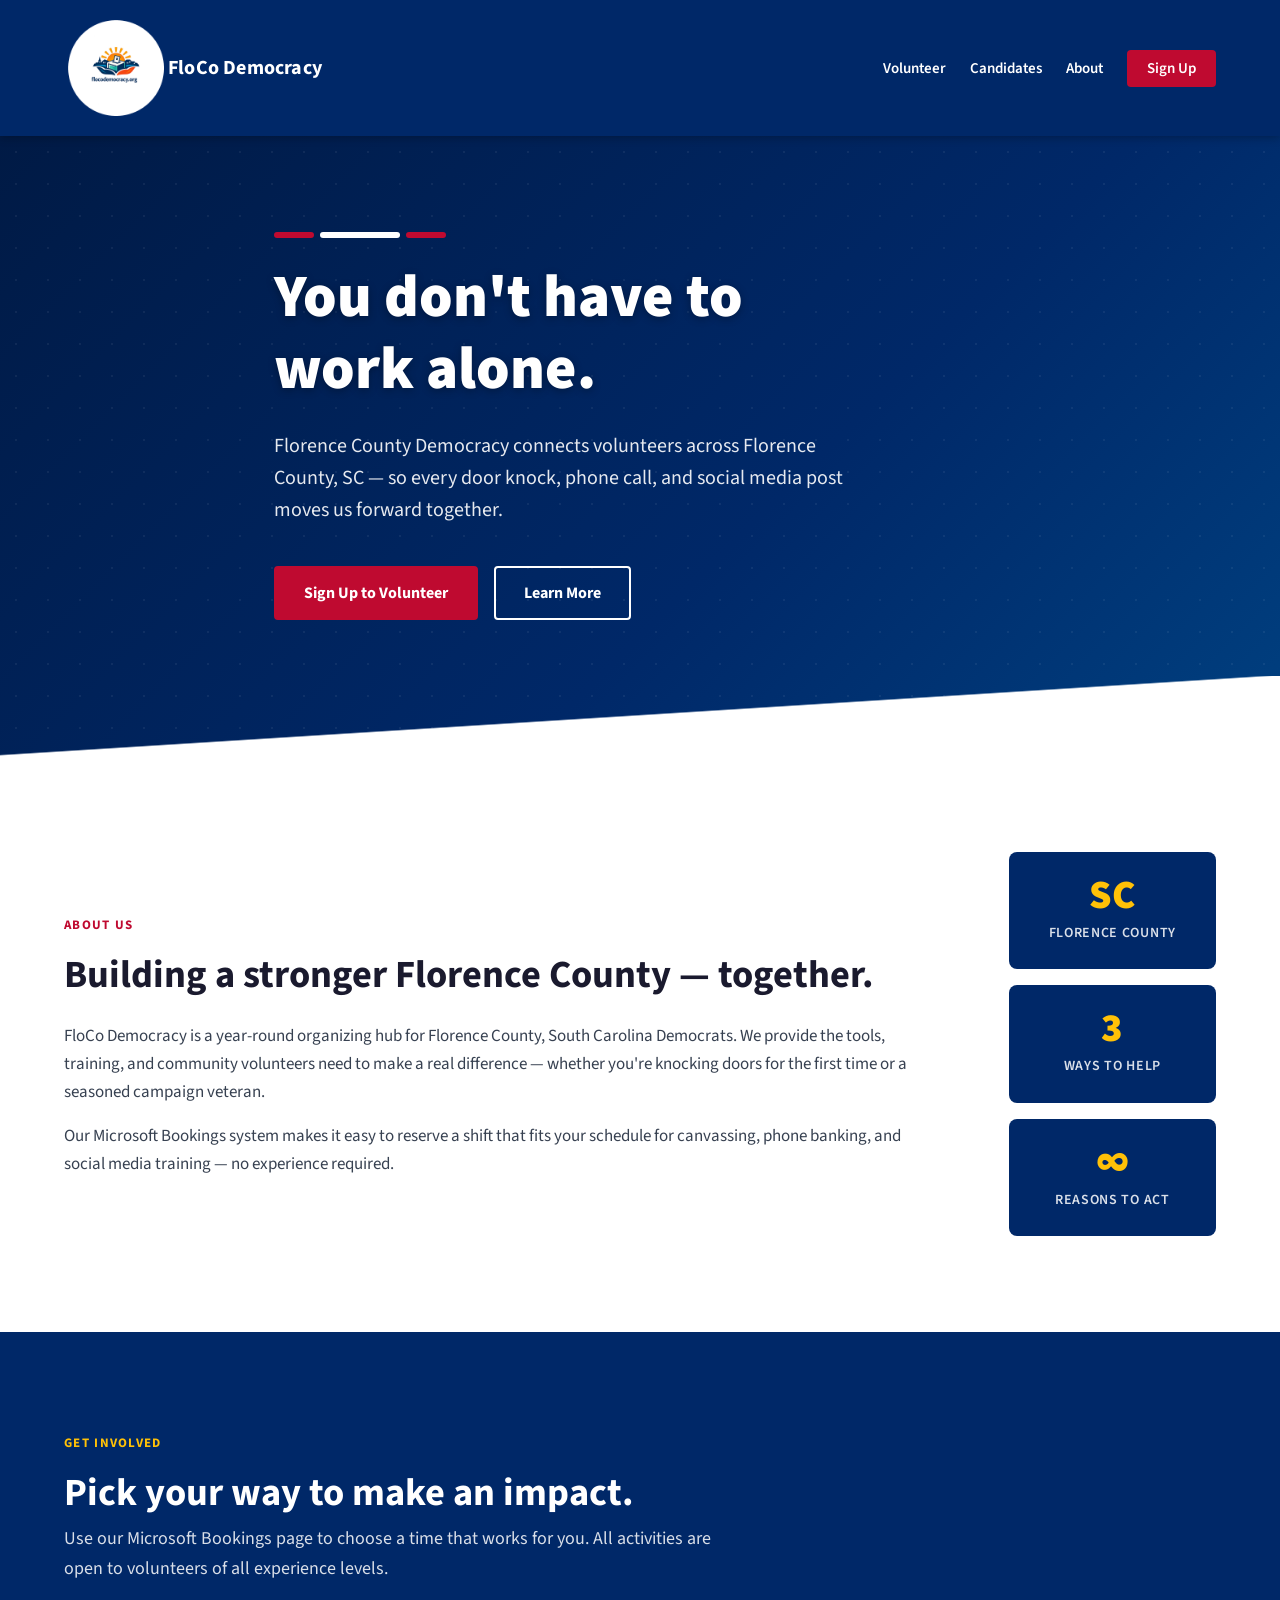
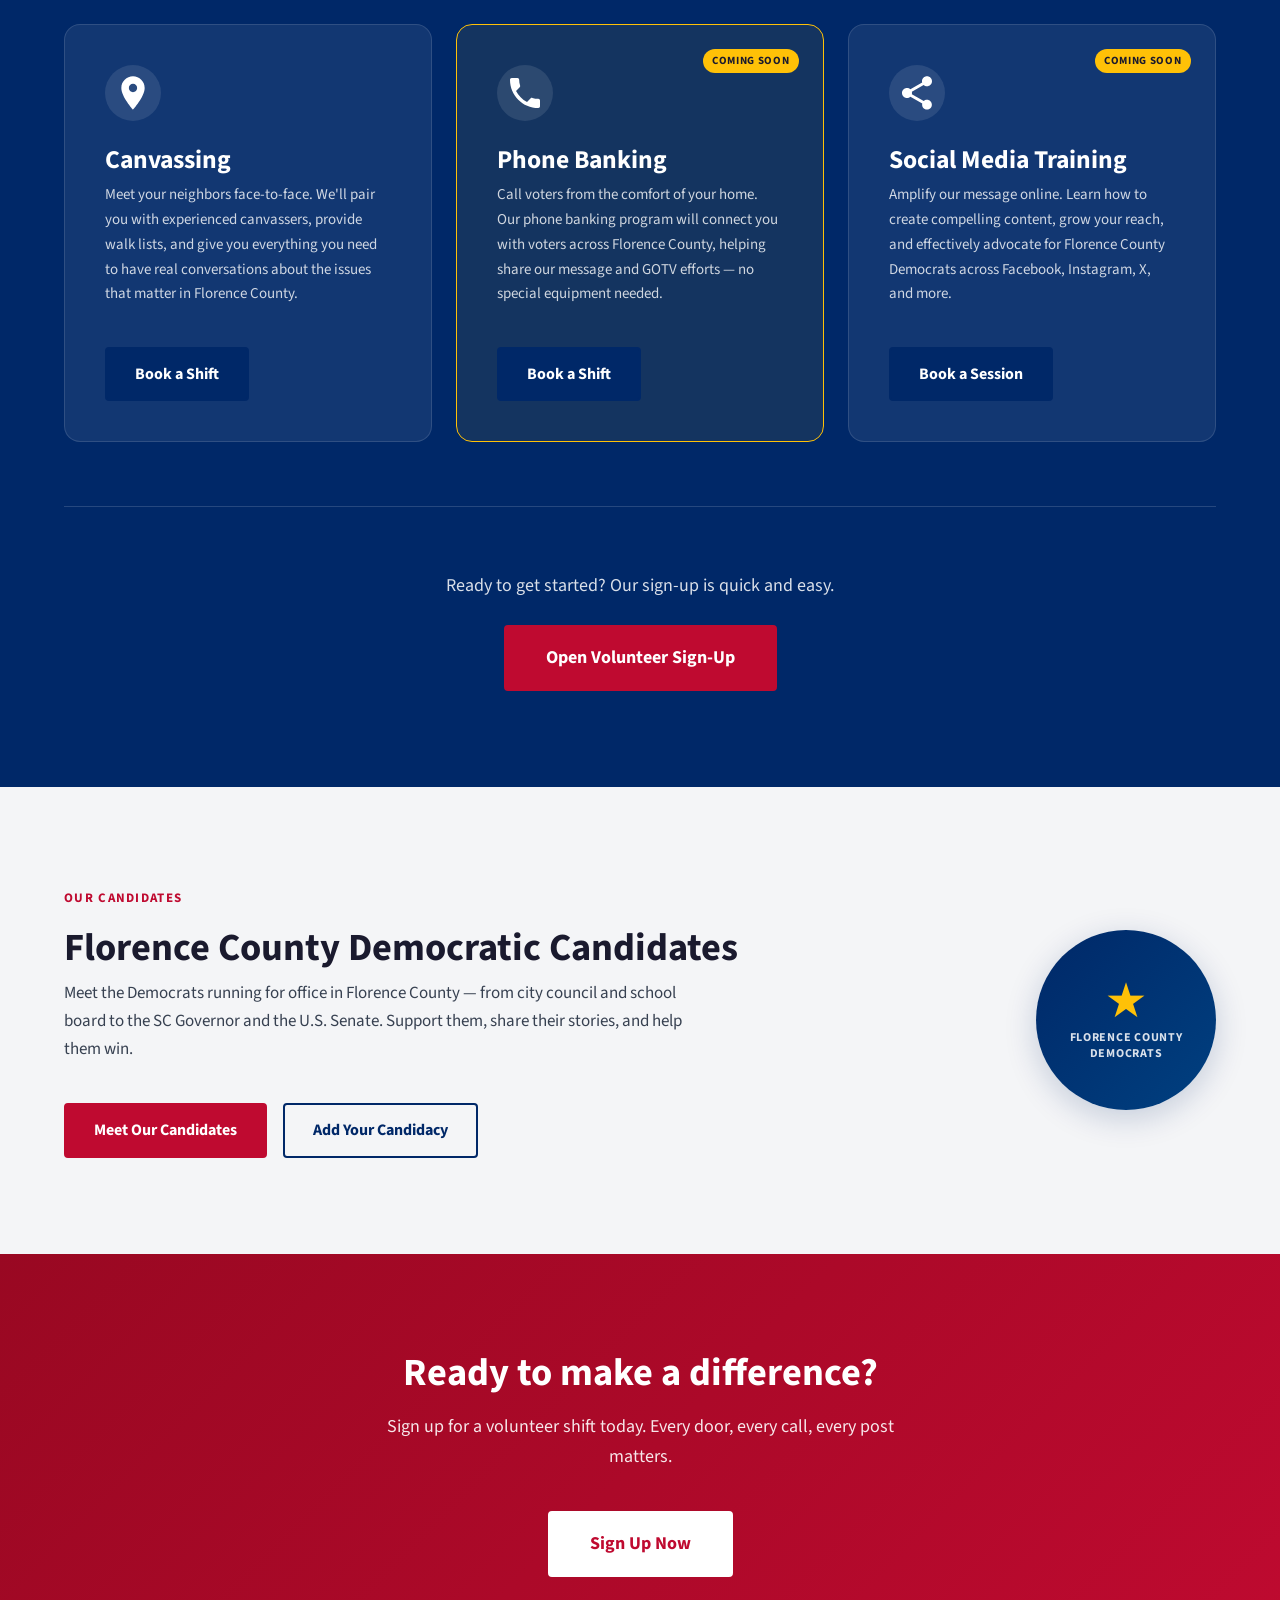
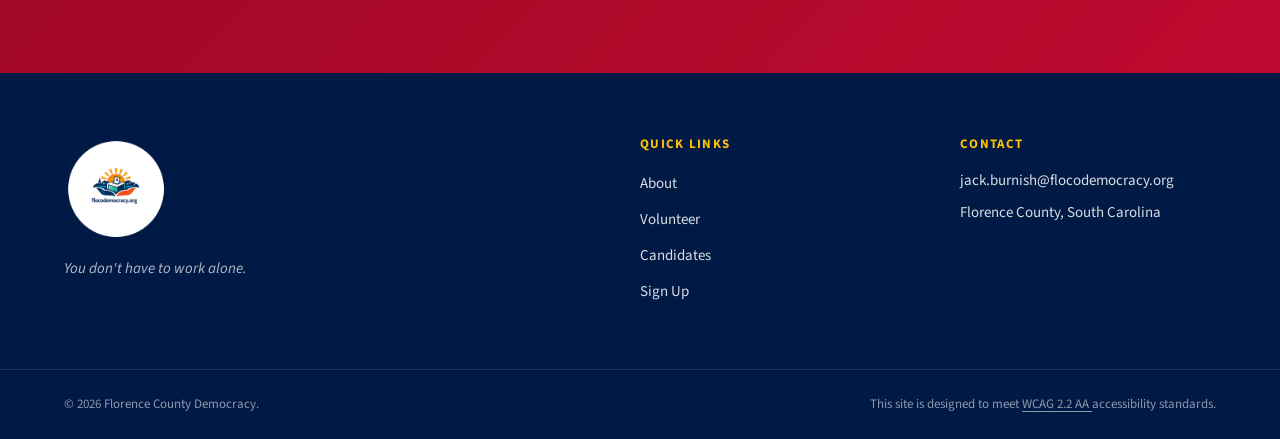
<file: index.html>
<!DOCTYPE html>
<html lang="en">
<head>
  <meta charset="UTF-8" />
  <meta name="viewport" content="width=device-width, initial-scale=1.0" />
  <meta name="description" content="Florence County Democracy — Year-round organizing support for Florence County, SC Democrats. Volunteer for canvassing, phone banking, social media training, and more." />
  <title>FloCo Democracy | Florence County, SC</title>

  <!-- Favicon -->
  <link rel="icon" type="image/png" sizes="48x48" href="/assets/images/favicon-48x48.png" />
  <link rel="icon" type="image/png" sizes="32x32" href="/assets/images/favicon-32x32.png" />
  <link rel="icon" type="image/png" sizes="16x16" href="/assets/images/favicon-16x16.png" />
  <link rel="apple-touch-icon" sizes="180x180" href="/assets/images/apple-touch-icon.png" />

  <!-- Open Graph / Social Preview -->
  <meta property="og:type" content="website" />
  <meta property="og:url" content="https://flocodemocracy.org/" />
  <meta property="og:title" content="FloCo Democracy | Florence County, SC" />
  <meta property="og:description" content="Florence County Democracy — Year-round organizing support for Florence County, SC Democrats. Volunteer for canvassing, phone banking, social media training, and more." />
  <meta property="og:image" content="https://flocodemocracy.org/assets/images/FlocoDemocracy-Socials-og.png" />
  <meta property="og:image:width" content="1200" />
  <meta property="og:image:height" content="630" />
  <meta property="og:image:alt" content="FloCo Democracy – Florence County, South Carolina. You don't have to work alone." />

  <!-- Twitter / X Card -->
  <meta name="twitter:card" content="summary_large_image" />
  <meta name="twitter:title" content="FloCo Democracy | Florence County, SC" />
  <meta name="twitter:description" content="Florence County Democracy — Year-round organizing support for Florence County, SC Democrats. Volunteer for canvassing, phone banking, social media training, and more." />
  <meta name="twitter:image" content="https://flocodemocracy.org/assets/images/FlocoDemocracy-Socials-og.png" />
  <meta name="twitter:image:alt" content="FloCo Democracy – Florence County, South Carolina. You don't have to work alone." />

  <link rel="stylesheet" href="styles.css" />
  <link rel="preconnect" href="https://fonts.googleapis.com" />
  <link rel="preconnect" href="https://fonts.gstatic.com" crossorigin />
  <link href="https://fonts.googleapis.com/css2?family=Source+Sans+3:wght@400;600;700;900&family=Source+Serif+4:ital,wght@0,700;1,700&display=swap" rel="stylesheet" />
</head>
<body>
  <!-- Skip Navigation (WCAG 2.4.1) -->
  <a class="skip-link" href="#main-content">Skip to main content</a>

  <!-- ===================== HEADER / NAV ===================== -->
  <header class="site-header" role="banner">
    <div class="container header-inner">
      <a href="/" class="site-logo" aria-label="FloCo Democracy – Home">
        <img src="/assets/images/FlocoDemocracy-Logo-dark.png" alt="FloCo Democracy logo" class="logo-img" width="104" height="104" />
        <span class="site-name">FloCo Democracy</span>
      </a>

      <button
        class="nav-toggle"
        aria-controls="primary-nav"
        aria-expanded="false"
        aria-label="Open navigation menu"
      >
        <span class="hamburger" aria-hidden="true"></span>
      </button>

      <nav id="primary-nav" aria-label="Primary navigation">
        <ul role="list">
          <li><a href="#volunteer">Volunteer</a></li>
          <li><a href="/candidates/">Candidates</a></li>
          <li><a href="#about">About</a></li>
          <li>
            <a
              href="http://volunteer.flocodemocracy.org"
              class="nav-cta"
              target="_blank"
              rel="noopener noreferrer"
              aria-label="Sign up to volunteer (opens in a new tab)"
            >Sign Up</a>
          </li>
        </ul>
      </nav>
    </div>
  </header>

  <main id="main-content">
    <!-- ===================== HERO ===================== -->
    <section class="hero" aria-labelledby="hero-heading">
      <div class="hero-overlay" aria-hidden="true"></div>
      <div class="container hero-content">
        <div class="hero-flag" aria-hidden="true">
          <span></span><span></span><span></span>
        </div>
        <h1 id="hero-heading">
          You don't have to<br />work alone.
        </h1>
        <p class="hero-sub">
          Florence County Democracy connects volunteers across Florence County, SC —
          so every door knock, phone call, and social media post moves us forward together.
        </p>
        <div class="hero-actions">
          <a
            href="http://volunteer.flocodemocracy.org"
            class="btn btn-primary"
            target="_blank"
            rel="noopener noreferrer"
            aria-label="Sign up to volunteer (opens in a new tab)"
          >
            Sign Up to Volunteer
          </a>
          <a href="#volunteer" class="btn btn-secondary">Learn More</a>
        </div>
      </div>
    </section>

    <!-- ===================== ABOUT ===================== -->
    <section id="about" class="section-about" aria-labelledby="about-heading">
      <div class="container about-inner">
        <div class="about-text">
          <span class="section-label">About Us</span>
          <h2 id="about-heading">Building a stronger Florence County — together.</h2>
          <p>
            FloCo Democracy is a year-round organizing hub for Florence County, South Carolina
            Democrats. We provide the tools, training, and community volunteers need to make
            a real difference — whether you're knocking doors for the first time or a seasoned
            campaign veteran.
          </p>
          <p>
            Our Microsoft Bookings system makes it easy to reserve a shift that fits your schedule
            for canvassing, phone banking, and social media training — no experience required.
          </p>
        </div>
        <div class="about-stats" aria-label="Impact statistics">
          <div class="stat-card">
            <span class="stat-number" aria-label="Florence County, South Carolina">SC</span>
            <span class="stat-label">Florence County</span>
          </div>
          <div class="stat-card">
            <span class="stat-number">3</span>
            <span class="stat-label">Ways to Help</span>
          </div>
          <div class="stat-card">
            <span class="stat-number">∞</span>
            <span class="stat-label">Reasons to Act</span>
          </div>
        </div>
      </div>
    </section>

    <!-- ===================== VOLUNTEER ===================== -->
    <section id="volunteer" class="section-volunteer" aria-labelledby="volunteer-heading">
      <div class="container">
        <span class="section-label section-label--light">Get Involved</span>
        <h2 id="volunteer-heading">Pick your way to make an impact.</h2>
        <p class="section-intro">
          Use our Microsoft Bookings page to choose a time that works for you.
          All activities are open to volunteers of all experience levels.
        </p>

        <div class="opportunity-grid">
          <!-- Canvassing -->
          <article class="opportunity-card" aria-labelledby="canvass-heading">
            <div class="card-icon" aria-hidden="true">
              <svg viewBox="0 0 24 24" focusable="false" aria-hidden="true" width="40" height="40">
                <path d="M12 2C8.13 2 5 5.13 5 9c0 5.25 7 13 7 13s7-7.75 7-13c0-3.87-3.13-7-7-7zm0 9.5c-1.38 0-2.5-1.12-2.5-2.5s1.12-2.5 2.5-2.5 2.5 1.12 2.5 2.5-1.12 2.5-2.5 2.5z"/>
              </svg>
            </div>
            <h3 id="canvass-heading">Canvassing</h3>
            <p>
              Meet your neighbors face-to-face. We'll pair you with experienced canvassers,
              provide walk lists, and give you everything you need to have real conversations
              about the issues that matter in Florence County.
            </p>
            <a
              href="http://volunteer.flocodemocracy.org"
              class="btn btn-card"
              target="_blank"
              rel="noopener noreferrer"
              aria-label="Book a canvassing shift (opens in a new tab)"
            >Book a Shift</a>
          </article>

          <!-- Phone Banking -->
          <article class="opportunity-card opportunity-card--featured" aria-labelledby="phone-heading">
            <div class="card-icon" aria-hidden="true">
              <svg viewBox="0 0 24 24" focusable="false" aria-hidden="true" width="40" height="40">
                <path d="M6.62 10.79c1.44 2.83 3.76 5.14 6.59 6.59l2.2-2.2c.27-.27.67-.36 1.02-.24 1.12.37 2.33.57 3.57.57.55 0 1 .45 1 1V20c0 .55-.45 1-1 1-9.39 0-17-7.61-17-17 0-.55.45-1 1-1h3.5c.55 0 1 .45 1 1 0 1.25.2 2.45.57 3.57.11.35.03.74-.25 1.02l-2.2 2.2z"/>
              </svg>
            </div>
            <span class="card-badge">Coming Soon</span>
            <h3 id="phone-heading">Phone Banking</h3>
            <p>
              Call voters from the comfort of your home. Our phone banking program will
              connect you with voters across Florence County, helping share our message
              and GOTV efforts — no special equipment needed.
            </p>
            <a
              href="http://volunteer.flocodemocracy.org"
              class="btn btn-card"
              target="_blank"
              rel="noopener noreferrer"
              aria-label="Book a phone banking shift (opens in a new tab)"
            >Book a Shift</a>
          </article>

          <!-- Social Media Training -->
          <article class="opportunity-card" aria-labelledby="social-heading">
            <div class="card-icon" aria-hidden="true">
              <svg viewBox="0 0 24 24" focusable="false" aria-hidden="true" width="40" height="40">
                <path d="M18 16.08c-.76 0-1.44.3-1.96.77L8.91 12.7c.05-.23.09-.46.09-.7s-.04-.47-.09-.7l7.05-4.11c.54.5 1.25.81 2.04.81 1.66 0 3-1.34 3-3s-1.34-3-3-3-3 1.34-3 3c0 .24.04.47.09.7L8.04 9.81C7.5 9.31 6.79 9 6 9c-1.66 0-3 1.34-3 3s1.34 3 3 3c.79 0 1.5-.31 2.04-.81l7.12 4.16c-.05.21-.08.43-.08.65 0 1.61 1.31 2.92 2.92 2.92 1.61 0 2.92-1.31 2.92-2.92s-1.31-2.92-2.92-2.92z"/>
              </svg>
            </div>
            <span class="card-badge">Coming Soon</span>
            <h3 id="social-heading">Social Media Training</h3>
            <p>
              Amplify our message online. Learn how to create compelling content, grow your
              reach, and effectively advocate for Florence County Democrats across Facebook,
              Instagram, X, and more.
            </p>
            <a
              href="http://volunteer.flocodemocracy.org"
              class="btn btn-card"
              target="_blank"
              rel="noopener noreferrer"
              aria-label="Book a social media training session (opens in a new tab)"
            >Book a Session</a>
          </article>
        </div>

        <div class="volunteer-cta">
          <p>Ready to get started? Our sign-up is quick and easy.</p>
          <a
            href="http://volunteer.flocodemocracy.org"
            class="btn btn-primary btn-large"
            target="_blank"
            rel="noopener noreferrer"
            aria-label="Open volunteer sign-up on Microsoft Bookings (opens in a new tab)"
          >
            Open Volunteer Sign-Up
          </a>
        </div>
      </div>
    </section>

    <!-- ===================== CANDIDATES TEASER ===================== -->
    <section id="candidates" class="section-candidates" aria-labelledby="candidates-heading">
      <div class="container candidates-teaser">
        <div class="candidates-teaser-text">
          <span class="section-label">Our Candidates</span>
          <h2 id="candidates-heading">Florence County Democratic Candidates</h2>
          <p>
            Meet the Democrats running for office in Florence County — from city council and
            school board to the SC Governor and the U.S. Senate. Support them, share their stories, and
            help them win.
          </p>
          <div class="candidates-teaser-actions">
            <a href="/candidates/" class="btn btn-primary">
              Meet Our Candidates
            </a>
            <a href="mailto:jack.burnish@flocodemocracy.org" class="btn btn-outline">
              Add Your Candidacy
            </a>
          </div>
        </div>
        <div class="candidates-teaser-graphic" aria-hidden="true">
          <div class="teaser-star-badge">
            <span class="teaser-star">★</span>
            <span class="teaser-badge-text">Florence County<br/>Democrats</span>
          </div>
        </div>
      </div>
    </section>

    <!-- ===================== CTA BANNER ===================== -->
    <section class="section-cta" aria-labelledby="cta-heading">
      <div class="container cta-inner">
        <h2 id="cta-heading">Ready to make a difference?</h2>
        <p>Sign up for a volunteer shift today. Every door, every call, every post matters.</p>
        <a
          href="http://volunteer.flocodemocracy.org"
          class="btn btn-primary btn-large"
          target="_blank"
          rel="noopener noreferrer"
          aria-label="Sign up to volunteer with Florence County Democracy (opens in a new tab)"
        >
          Sign Up Now
        </a>
      </div>
    </section>
  </main>

  <!-- ===================== FOOTER ===================== -->
  <footer class="site-footer" role="contentinfo">
    <div class="container footer-inner">
      <div class="footer-brand">
        <a href="/" class="site-logo" aria-label="FloCo Democracy – Home">
          <img src="/assets/images/FlocoDemocracy-Logo-dark.png" alt="FloCo Democracy logo" class="logo-img" width="52" height="52" />
        </a>
        <p class="footer-tagline">You don't have to work alone.</p>
      </div>

      <nav aria-label="Footer navigation">
        <h2 class="footer-nav-heading">Quick Links</h2>
        <ul role="list">
          <li><a href="#about">About</a></li>
          <li><a href="#volunteer">Volunteer</a></li>
          <li><a href="/candidates/">Candidates</a></li>
          <li>
            <a
              href="http://volunteer.flocodemocracy.org"
              target="_blank"
              rel="noopener noreferrer"
              aria-label="Volunteer sign-up on Microsoft Bookings (opens in a new tab)"
            >Sign Up</a>
          </li>
        </ul>
      </nav>

      <div class="footer-contact">
        <h2 class="footer-nav-heading">Contact</h2>
        <ul role="list">
          <li>
            <a href="mailto:jack.burnish@flocodemocracy.org" aria-label="Email FloCo Democracy">
              jack.burnish@flocodemocracy.org
            </a>
          </li>
          <li>Florence County, South Carolina</li>
        </ul>
      </div>
    </div>

    <div class="footer-bottom">
      <div class="container">
        <p>
          &copy; <span id="year"></span> Florence County Democracy.
        </p>
        <p class="footer-accessibility">
          This site is designed to meet
          <a href="https://www.w3.org/WAI/WCAG22/quickref/" target="_blank" rel="noopener noreferrer">
            WCAG 2.2 AA
          </a>
          accessibility standards.
        </p>
      </div>
    </div>
  </footer>

  <script src="script.js"></script>
</body>
</html>
</file>
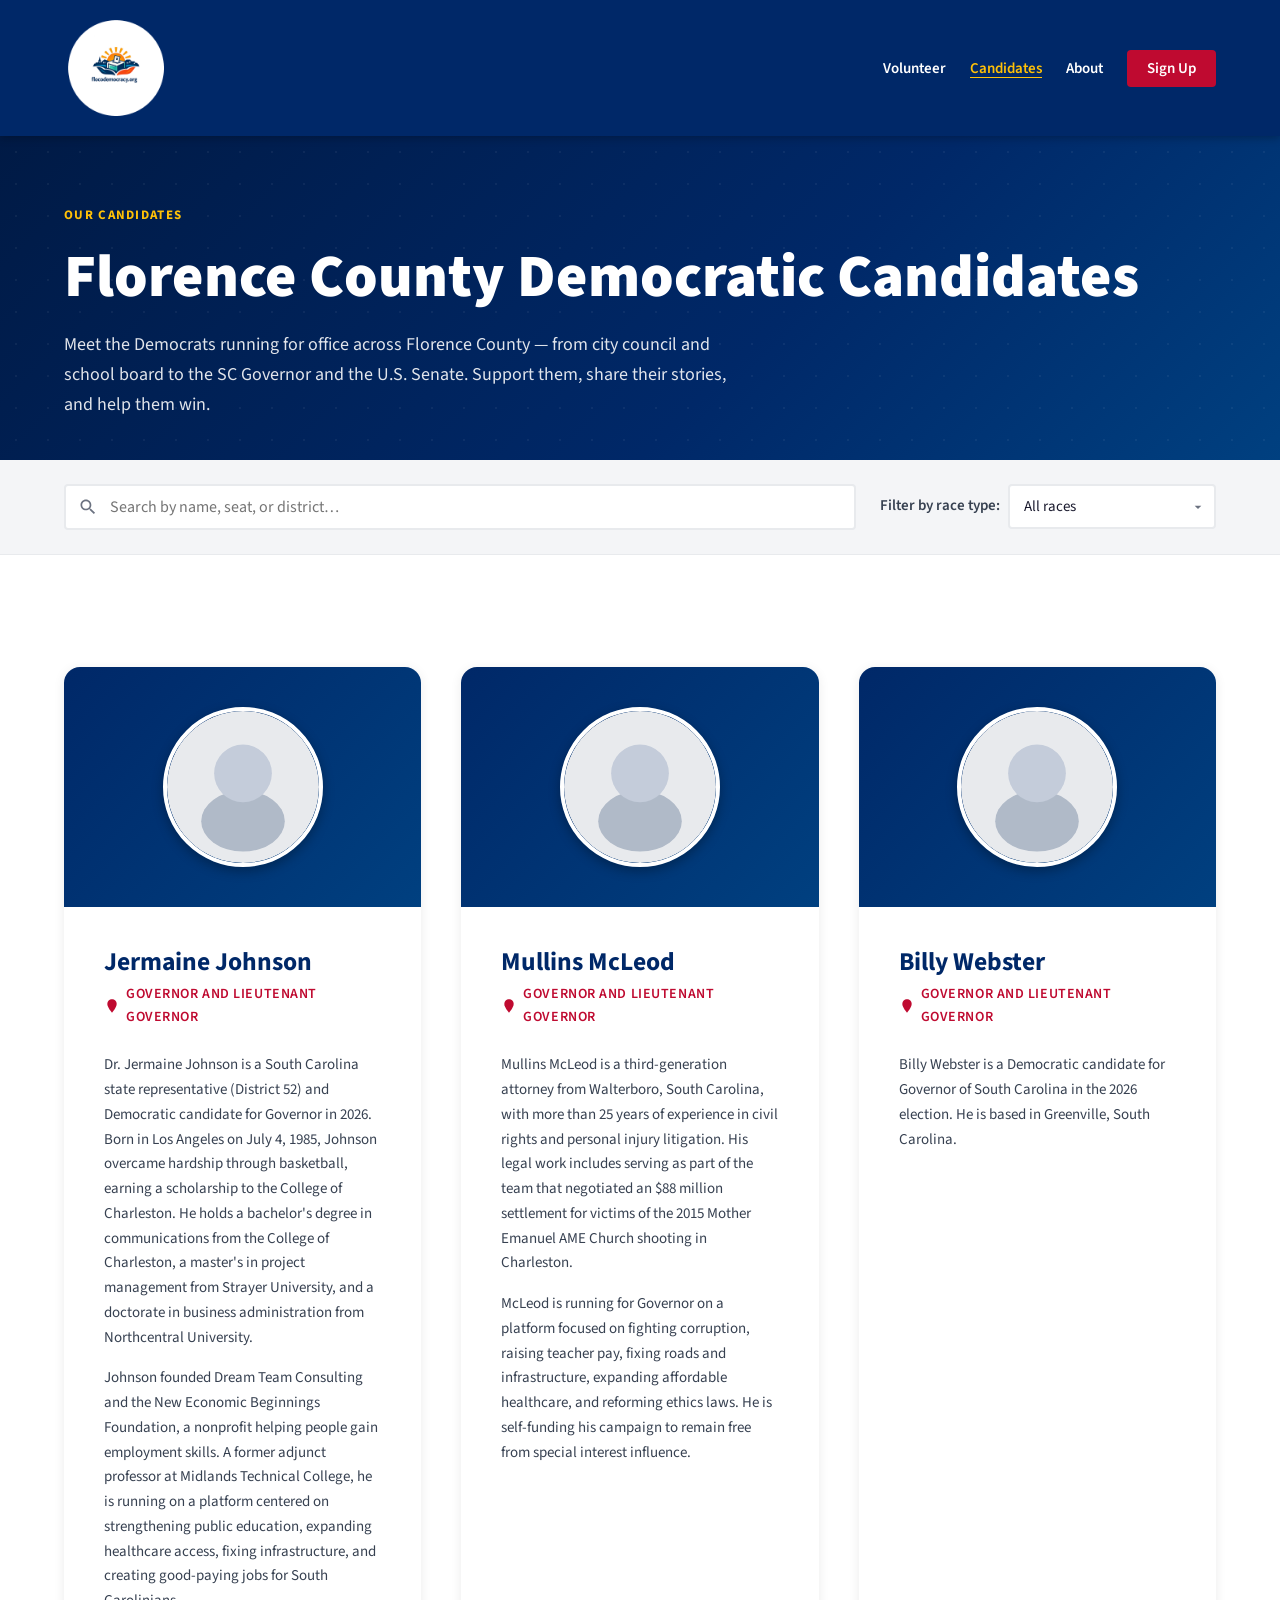
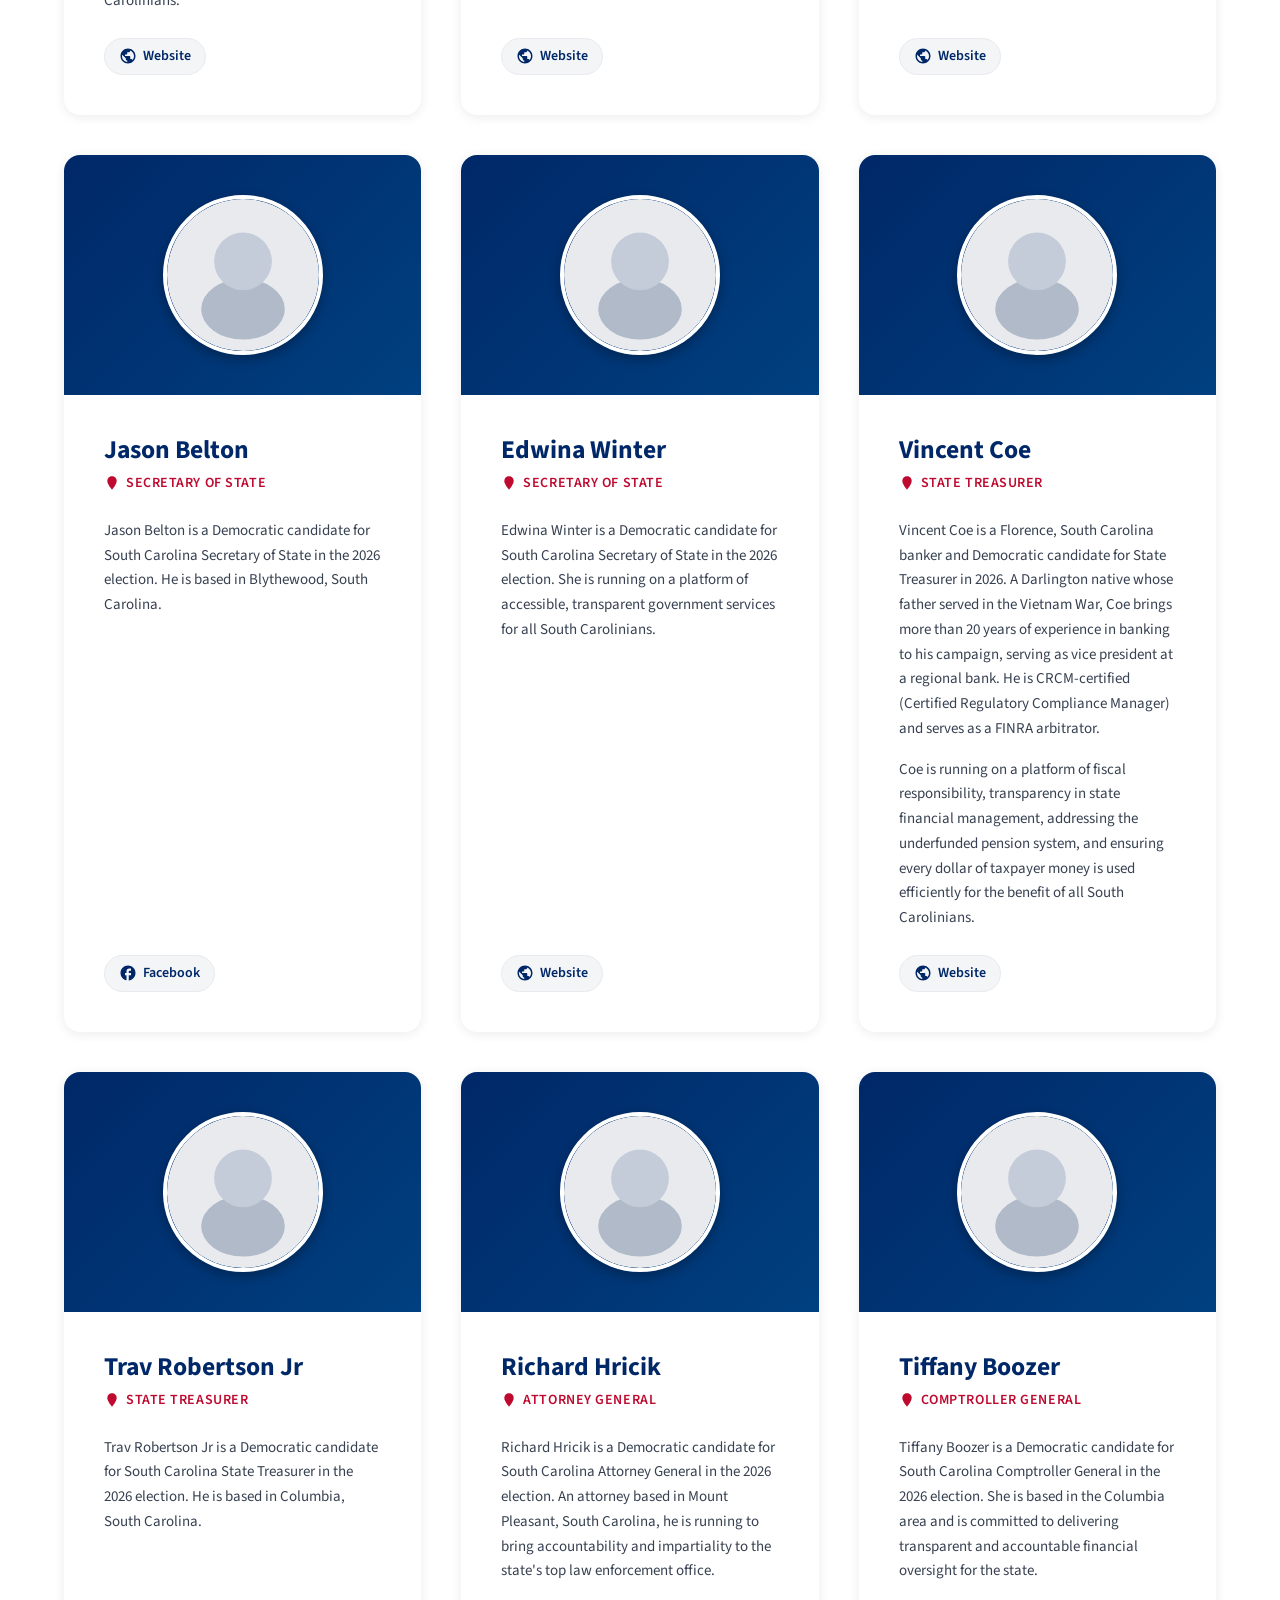
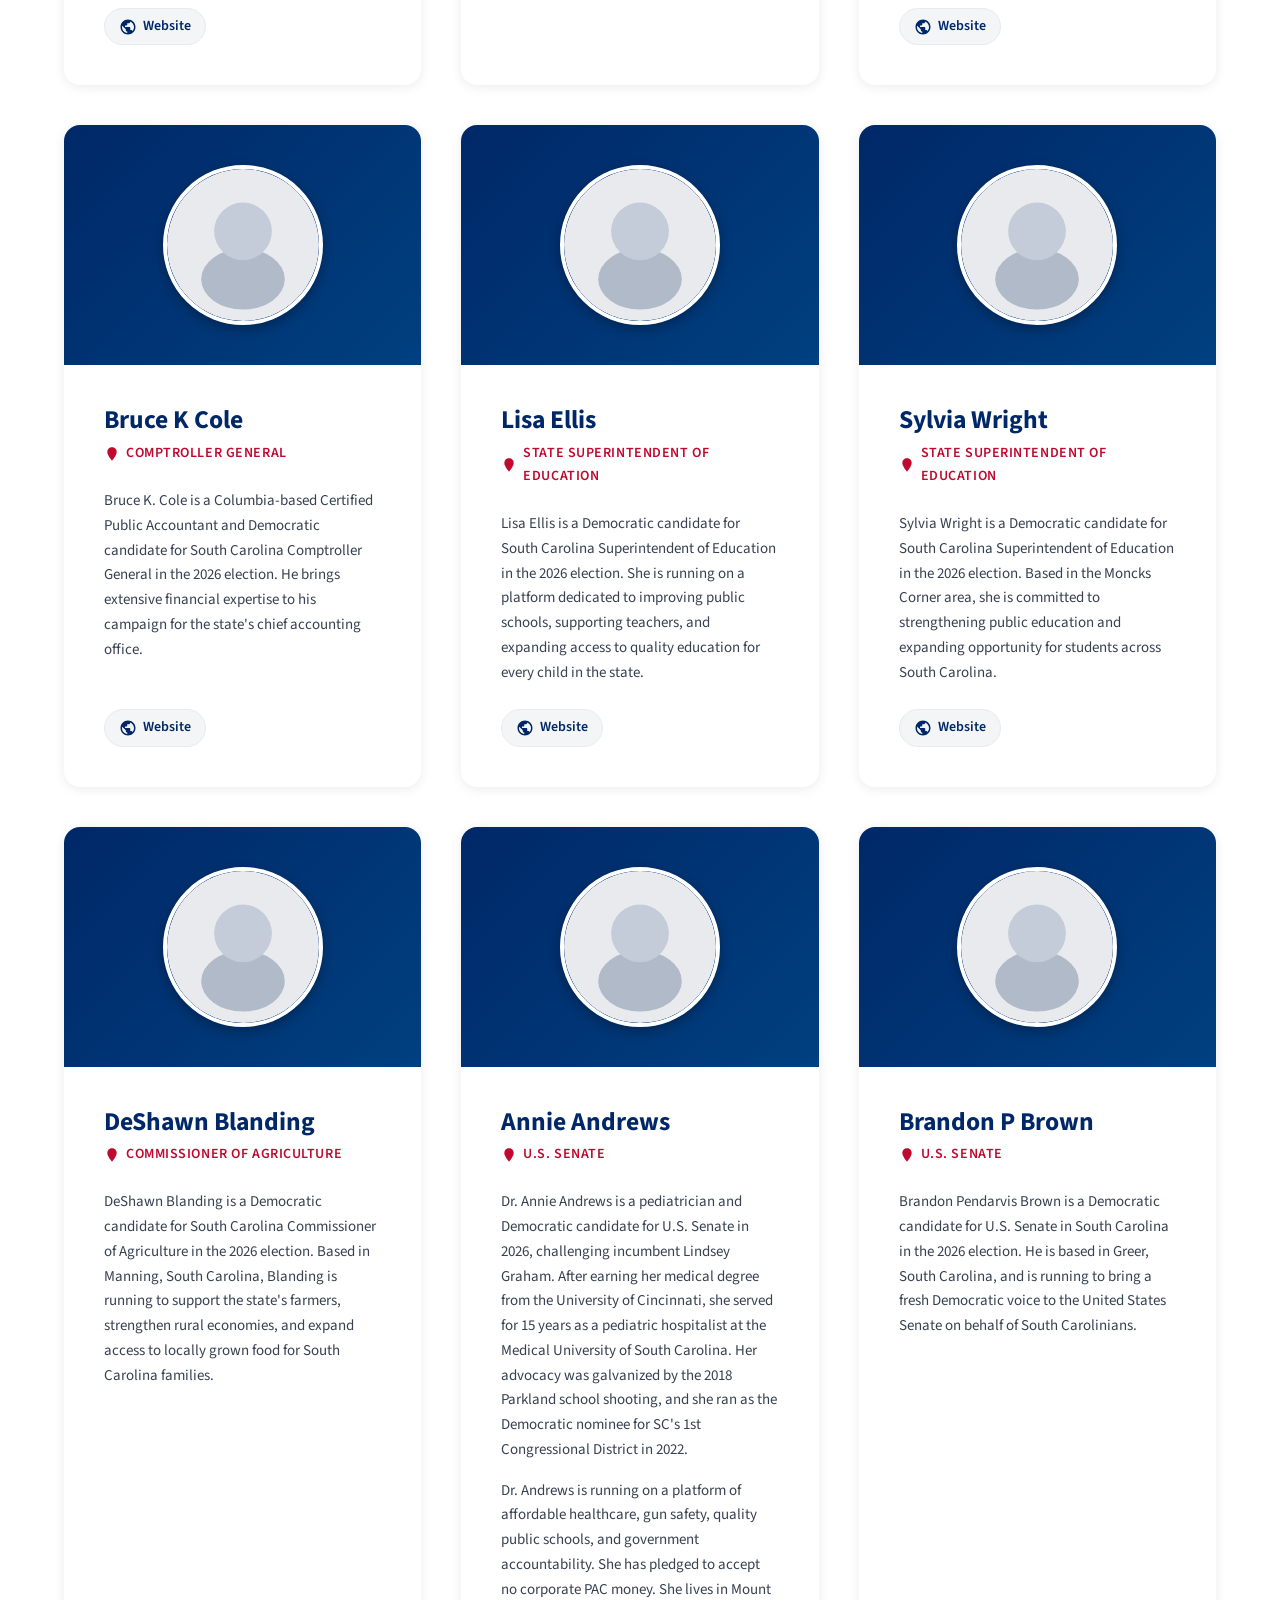
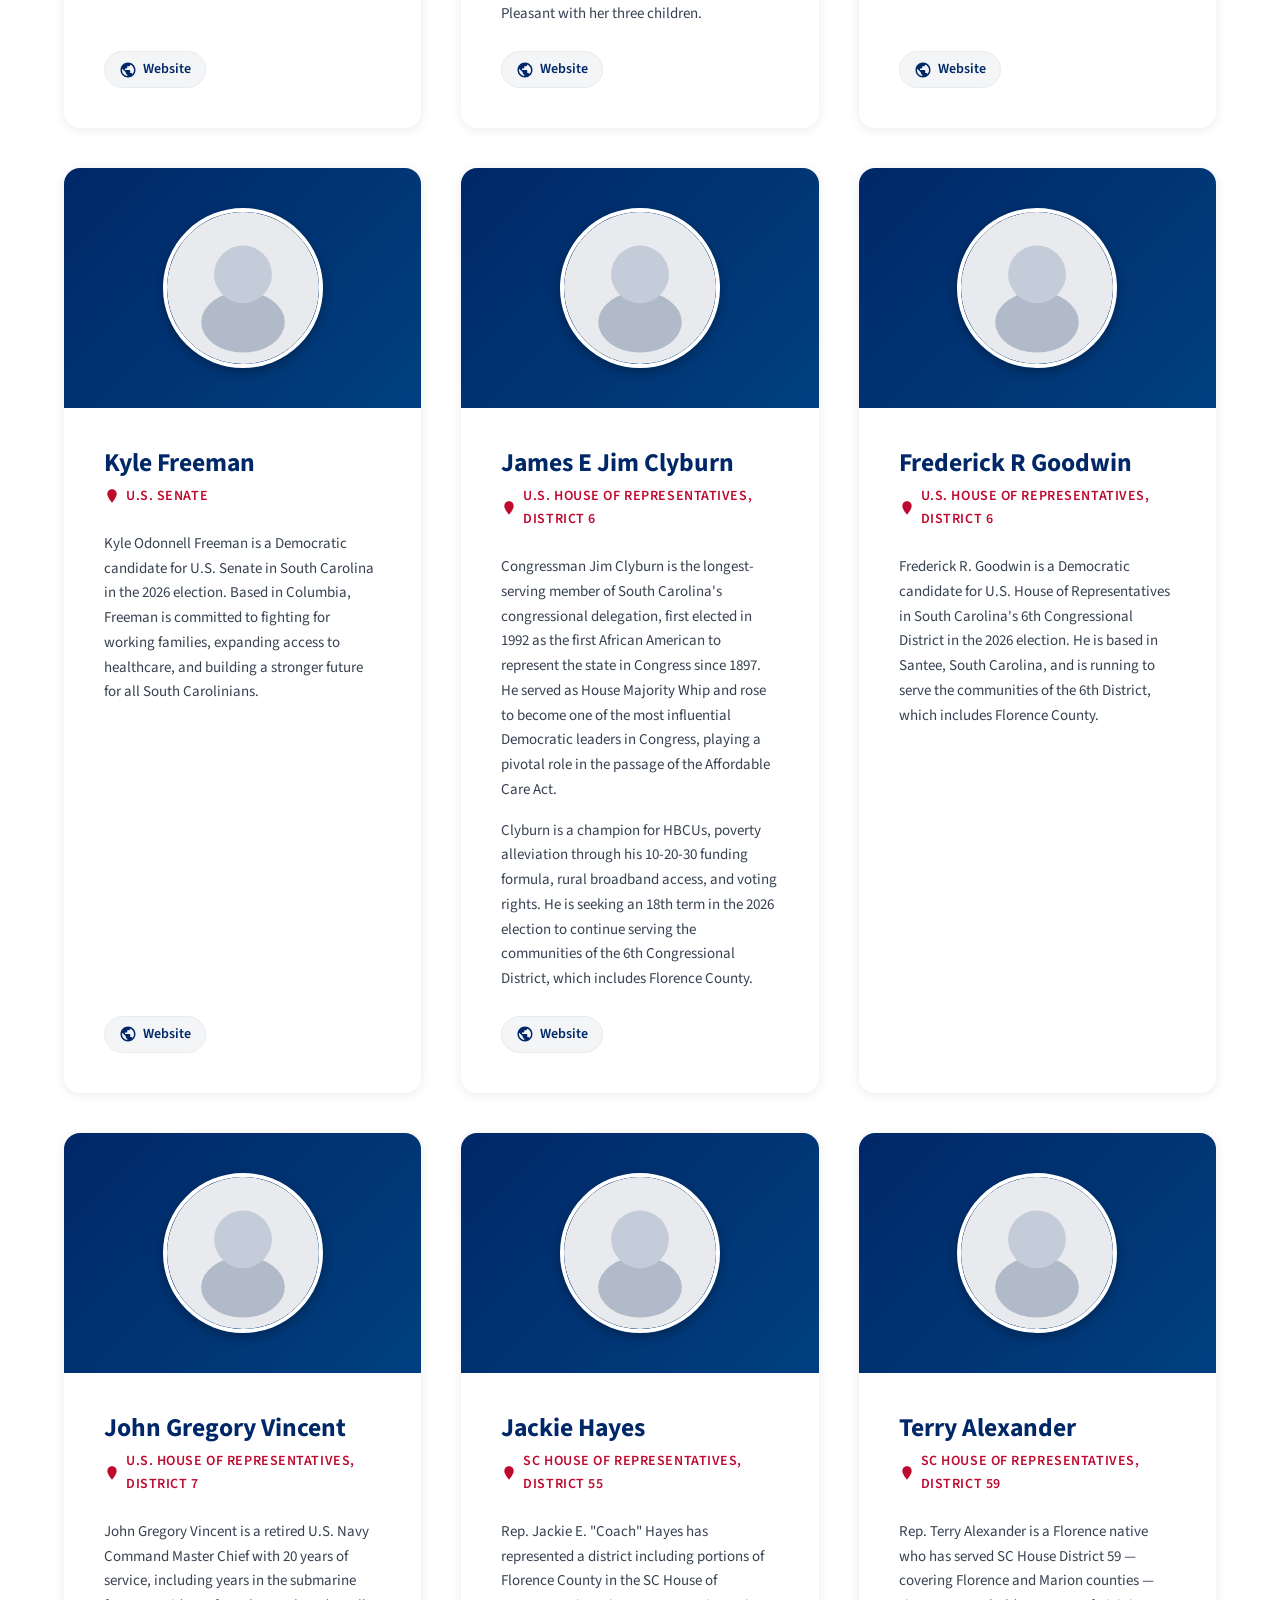
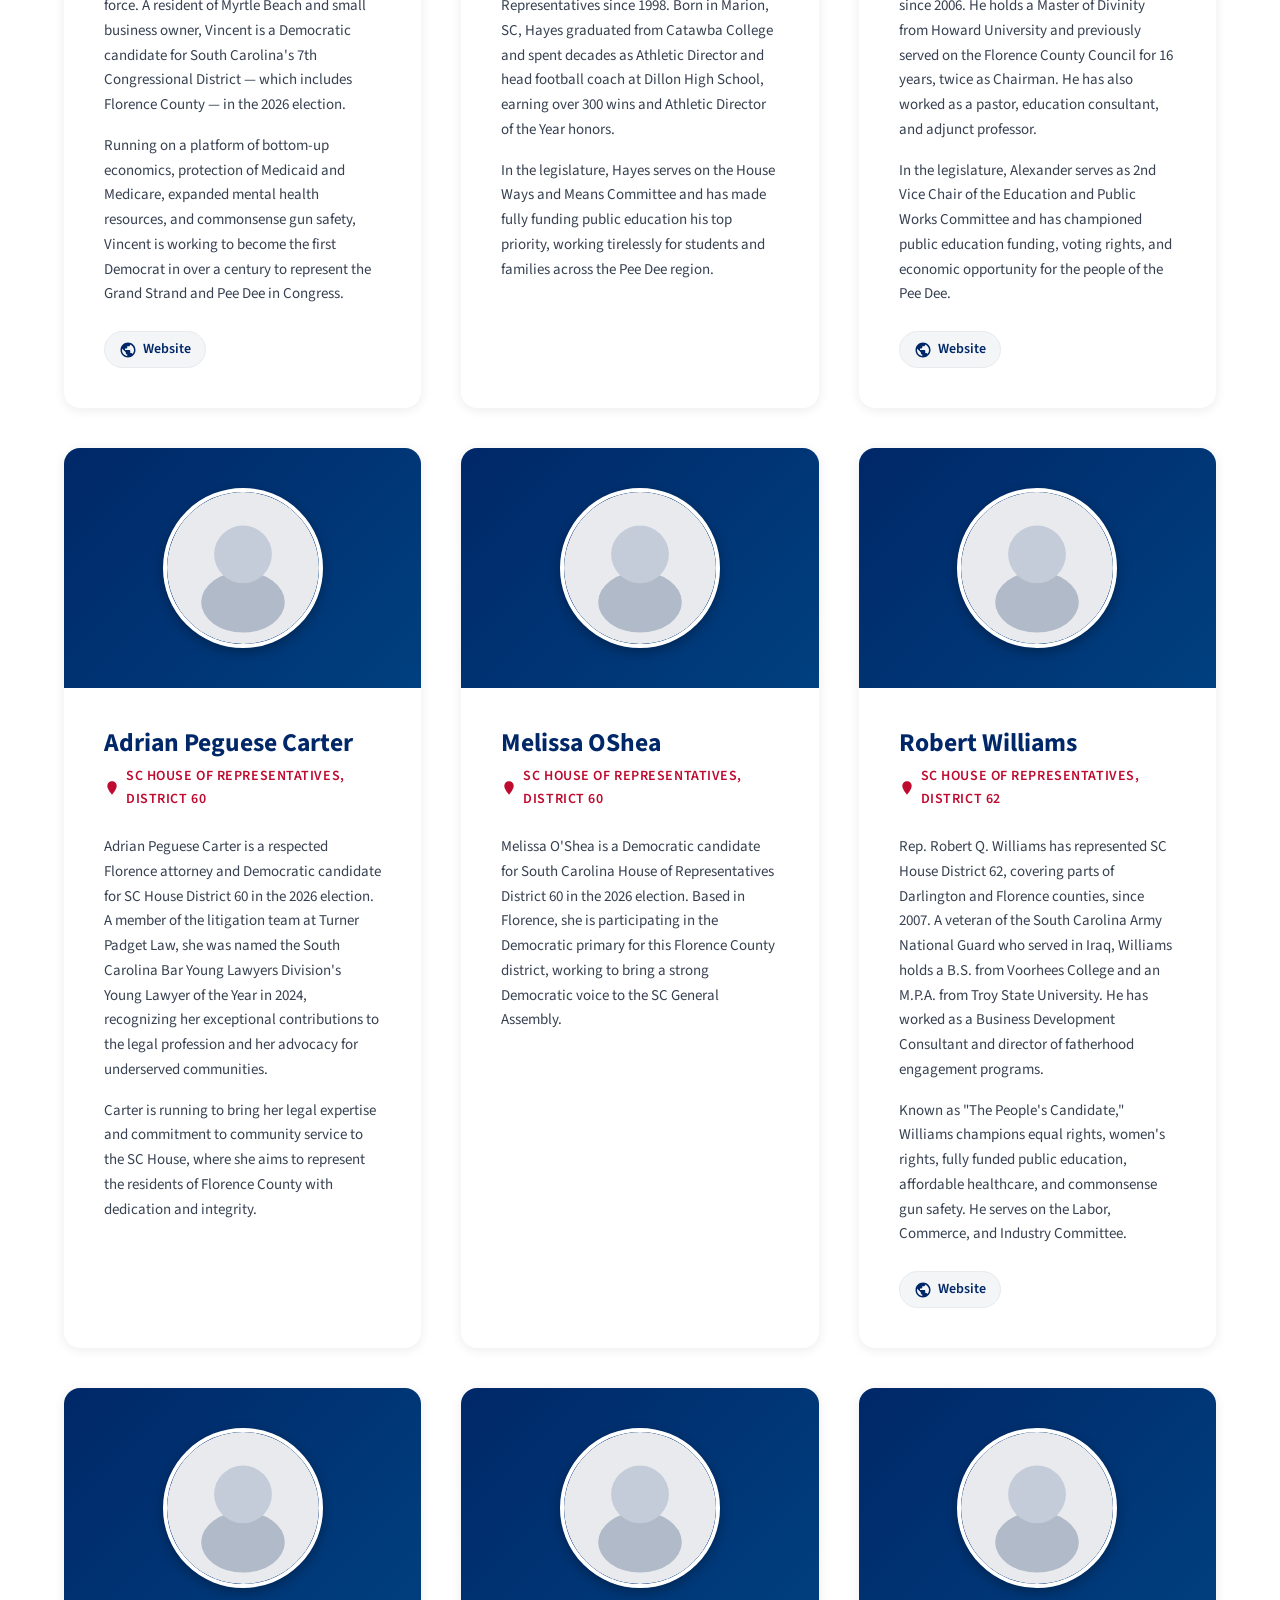
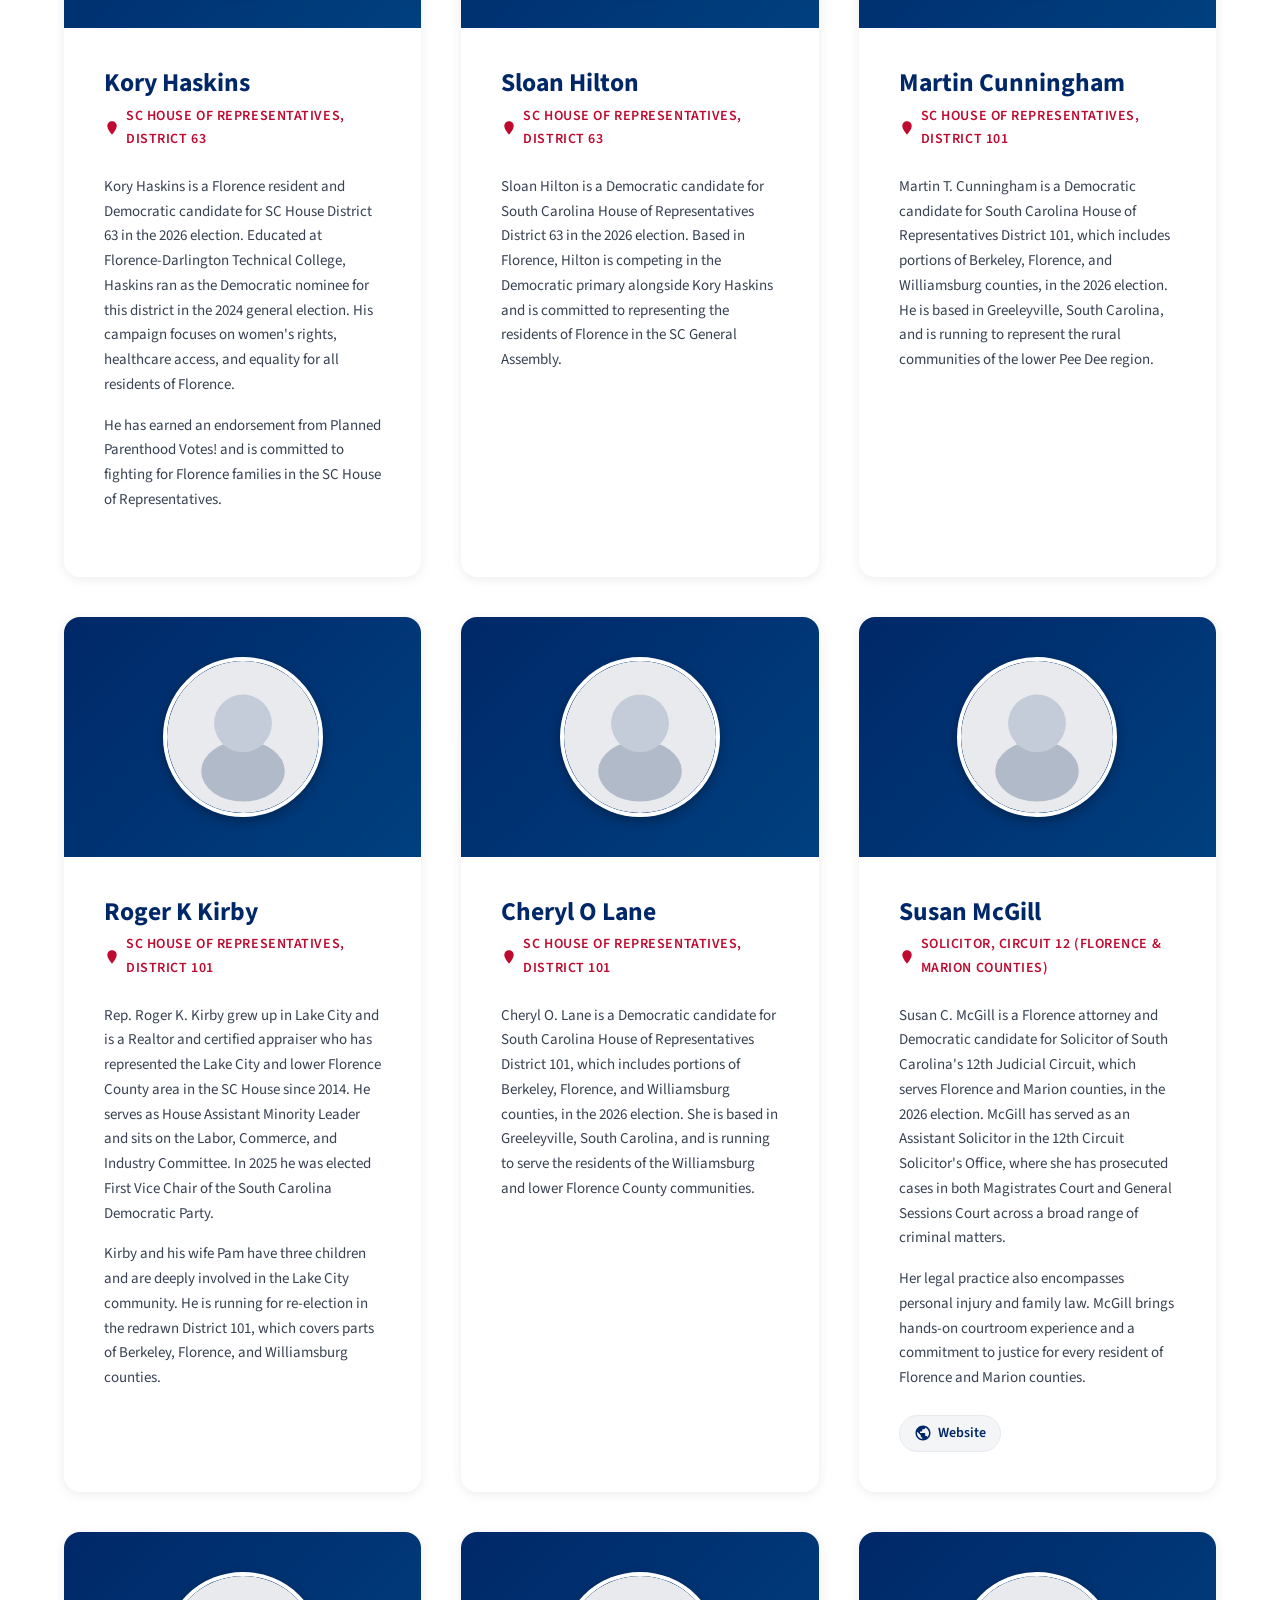
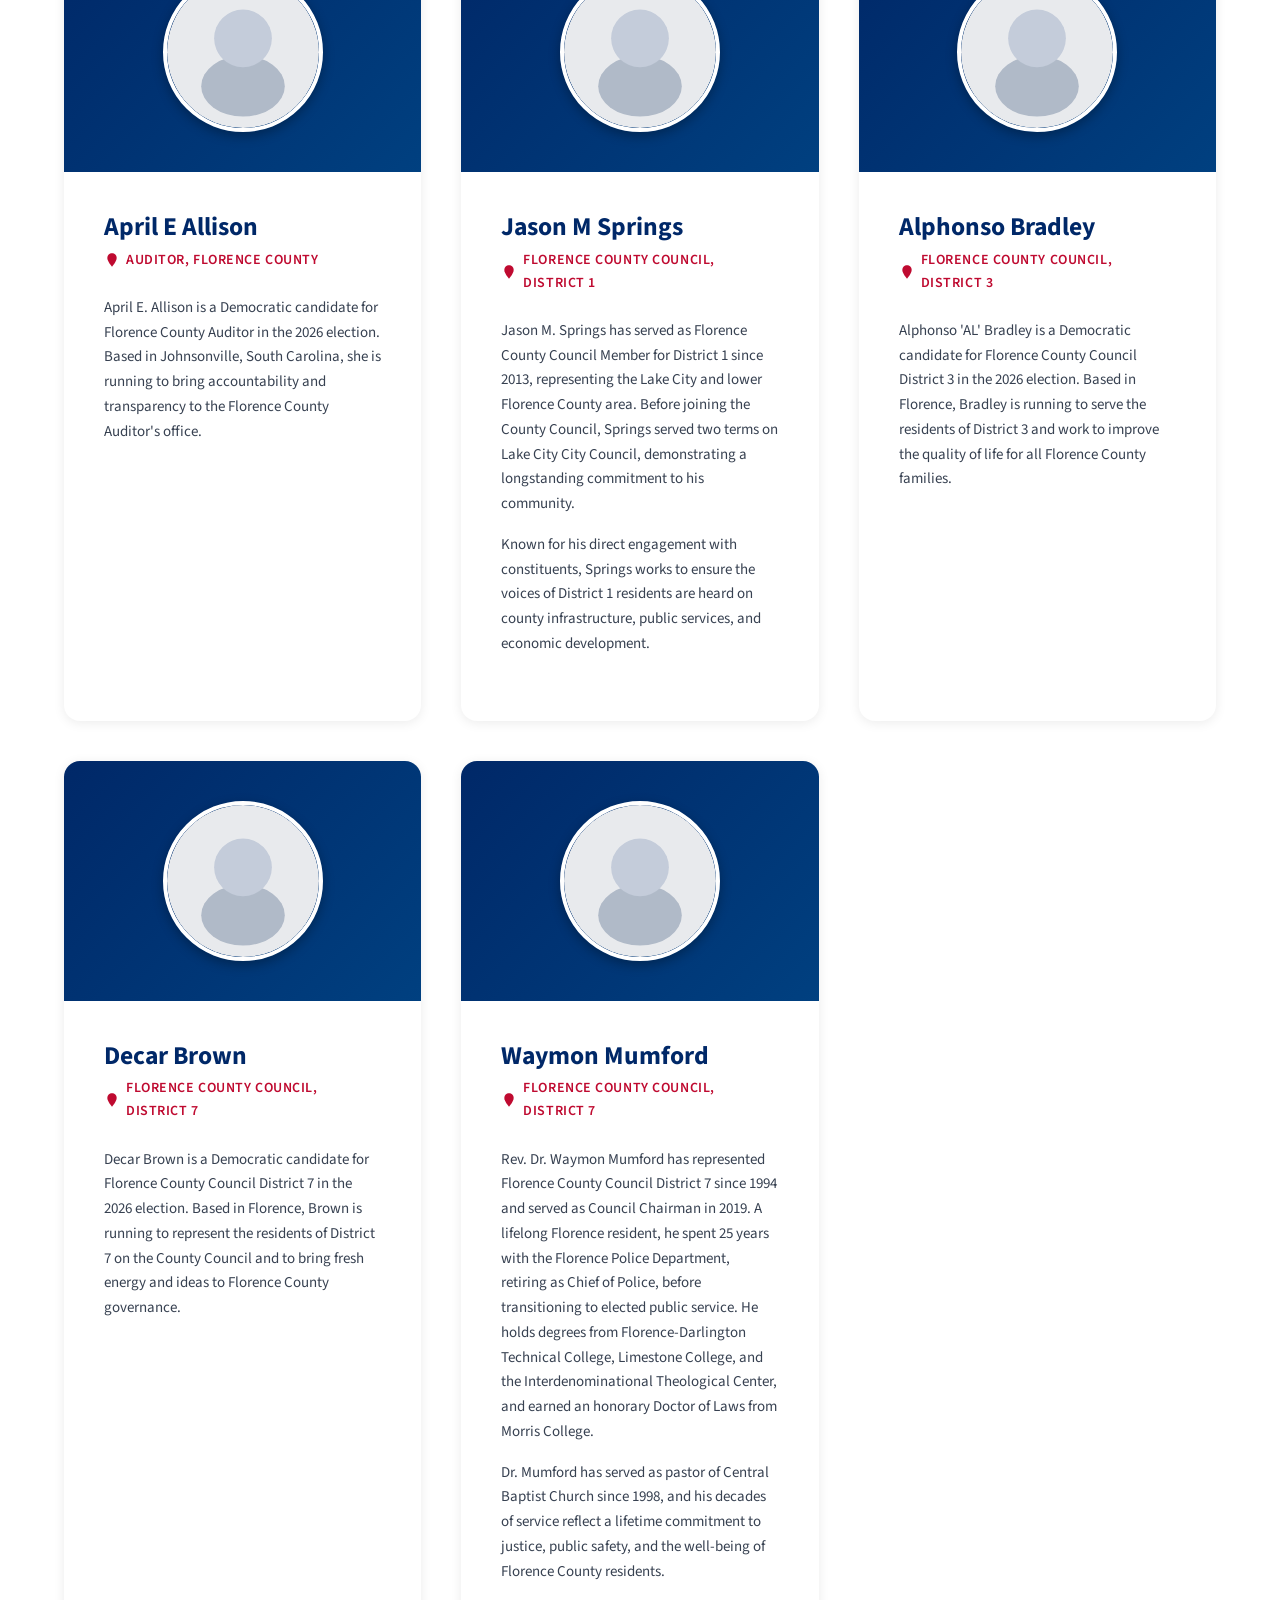
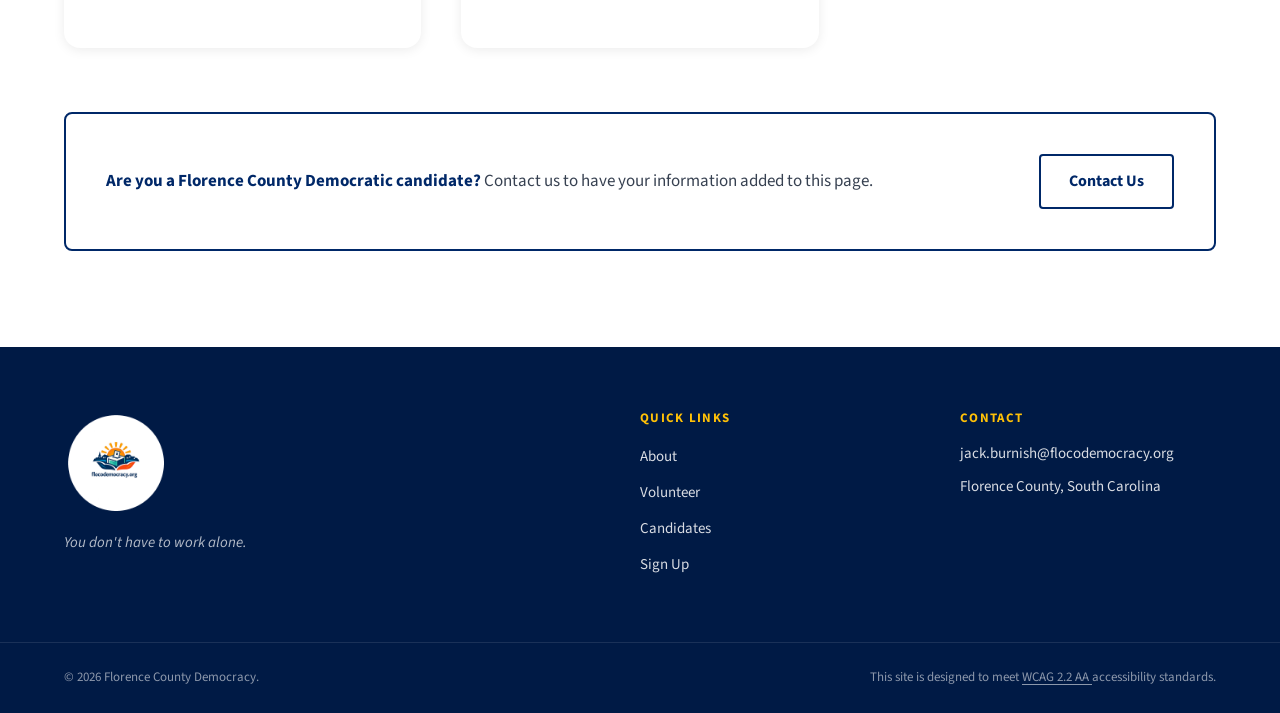
<file: candidates/index.html>
<!DOCTYPE html>
<html lang="en">
<head>
  <meta charset="UTF-8" />
  <meta name="viewport" content="width=device-width, initial-scale=1.0" />
  <meta name="description" content="Meet the Florence County Democratic candidates running for office in Florence County, SC. Browse by race, name, or district." />
  <title>Candidates | FloCo Democracy</title>

  <!-- Favicon -->
  <link rel="icon" type="image/png" sizes="48x48" href="/assets/images/favicon-48x48.png" />
  <link rel="icon" type="image/png" sizes="32x32" href="/assets/images/favicon-32x32.png" />
  <link rel="icon" type="image/png" sizes="16x16" href="/assets/images/favicon-16x16.png" />
  <link rel="apple-touch-icon" sizes="180x180" href="/assets/images/apple-touch-icon.png" />

  <!-- Open Graph / Social Preview -->
  <meta property="og:type" content="website" />
  <meta property="og:url" content="https://flocodemocracy.org/candidates/" />
  <meta property="og:title" content="Candidates | FloCo Democracy" />
  <meta property="og:description" content="Meet the Florence County Democratic candidates running for office in Florence County, SC. Browse by race, name, or district." />
  <meta property="og:image" content="https://flocodemocracy.org/assets/images/FlocoDemocracy-Socials-og.png" />
  <meta property="og:image:width" content="1200" />
  <meta property="og:image:height" content="630" />
  <meta property="og:image:alt" content="FloCo Democracy – Florence County, South Carolina. You don't have to work alone." />

  <!-- Twitter / X Card -->
  <meta name="twitter:card" content="summary_large_image" />
  <meta name="twitter:title" content="Candidates | FloCo Democracy" />
  <meta name="twitter:description" content="Meet the Florence County Democratic candidates running for office in Florence County, SC. Browse by race, name, or district." />
  <meta name="twitter:image" content="https://flocodemocracy.org/assets/images/FlocoDemocracy-Socials-og.png" />
  <meta name="twitter:image:alt" content="FloCo Democracy – Florence County, South Carolina. You don't have to work alone." />

  <link rel="stylesheet" href="../styles.css" />
  <link rel="preconnect" href="https://fonts.googleapis.com" />
  <link rel="preconnect" href="https://fonts.gstatic.com" crossorigin />
  <link href="https://fonts.googleapis.com/css2?family=Source+Sans+3:wght@400;600;700;900&family=Source+Serif+4:ital,wght@0,700;1,700&display=swap" rel="stylesheet" />
</head>
<body>
  <!-- Skip Navigation (WCAG 2.4.1) -->
  <a class="skip-link" href="#main-content">Skip to main content</a>

  <!-- ===================== HEADER / NAV ===================== -->
  <header class="site-header" role="banner">
    <div class="container header-inner">
      <a href="/" class="site-logo" aria-label="FloCo Democracy – Home">
        <img src="/assets/images/FlocoDemocracy-Logo-dark.png" alt="FloCo Democracy logo" class="logo-img" width="52" height="52" />
      </a>

      <button
        class="nav-toggle"
        aria-controls="primary-nav"
        aria-expanded="false"
        aria-label="Open navigation menu"
      >
        <span class="hamburger" aria-hidden="true"></span>
      </button>

      <nav id="primary-nav" aria-label="Primary navigation">
        <ul role="list">
          <li><a href="/#volunteer">Volunteer</a></li>
          <li><a href="/candidates/" aria-current="page">Candidates</a></li>
          <li><a href="/#about">About</a></li>
          <li>
            <a
              href="http://volunteer.flocodemocracy.org"
              class="nav-cta"
              target="_blank"
              rel="noopener noreferrer"
              aria-label="Sign up to volunteer (opens in a new tab)"
            >Sign Up</a>
          </li>
        </ul>
      </nav>
    </div>
  </header>

  <main id="main-content">
    <!-- ===================== PAGE HERO ===================== -->
    <section class="page-hero" aria-labelledby="page-hero-heading">
      <div class="container">
        <span class="section-label section-label--light">Our Candidates</span>
        <h1 id="page-hero-heading">Florence County Democratic Candidates</h1>
        <p>
          Meet the Democrats running for office across Florence County — from city council and
          school board to the SC Governor and the U.S. Senate. Support them, share their stories, and
          help them win.
        </p>
      </div>
    </section>

    <!-- ===================== SEARCH / FILTER ===================== -->
    <section class="candidates-controls" aria-label="Search and filter candidates">
      <div class="container controls-inner">
        <div class="search-wrap">
          <label for="candidate-search" class="visually-hidden">Search candidates</label>
          <svg class="search-icon" viewBox="0 0 24 24" aria-hidden="true" focusable="false" width="20" height="20">
            <path d="M15.5 14h-.79l-.28-.27C15.41 12.59 16 11.11 16 9.5 16 5.91 13.09 3 9.5 3S3 5.91 3 9.5 5.91 16 9.5 16c1.61 0 3.09-.59 4.23-1.57l.27.28v.79l5 4.99L20.49 19l-4.99-5zm-6 0C7.01 14 5 11.99 5 9.5S7.01 5 9.5 5 14 7.01 14 9.5 11.99 14 9.5 14z"/>
          </svg>
          <input
            type="search"
            id="candidate-search"
            class="search-input"
            placeholder="Search by name, seat, or district…"
            aria-label="Search candidates by name, seat, or district"
            autocomplete="off"
          />
        </div>

        <div class="filter-wrap">
          <label for="race-filter" class="filter-label">Filter by race type:</label>
          <select id="race-filter" class="filter-select" aria-label="Filter candidates by race type">
            <option value="">All races</option>
            <option value="governor">Governor</option>
            <option value="us-senate">U.S. Senate</option>
            <option value="us-house">U.S. House</option>
            <option value="state-office">State Office</option>
            <option value="sc-house">SC House</option>
            <option value="county-council">County Council</option>
            <option value="other">Other (Solicitor / Auditor)</option>
          </select>
        </div>

        <button id="clear-filters" class="btn-clear-filters" hidden aria-label="Clear all filters">
          Clear filters
        </button>
      </div>
    </section>

    <!-- ===================== CANDIDATES LIST ===================== -->
    <section class="candidates-list-section" aria-labelledby="candidates-list-heading">
      <div class="container">
        <h2 id="candidates-list-heading" class="visually-hidden">Candidate profiles</h2>

        <!-- Live region announces search results to screen readers -->
        <p
          id="results-count"
          class="results-count"
          role="status"
          aria-live="polite"
          aria-atomic="true"
        ></p>

        <div
          id="candidate-grid"
          class="candidate-grid"
          aria-label="Candidate profiles"
        >

          <!-- ─────────────────────────────────────────────────────
               Candidate cards.
               Each article uses:
                 data-name   — full name (for search)
                 data-seat   — seat/office (for search)
                 data-race   — race type slug matching <select> options
               ───────────────────────────────────────────────────── -->

          <!-- Jermaine Johnson -->
          <article
            class="candidate-card"
            aria-labelledby="c1-name"
            data-name="Jermaine Johnson"
            data-seat="Governor and Lieutenant Governor"
            data-race="governor"
          >
            <div class="candidate-photo-wrap">
              <img
                src="../assets/candidates/placeholder.svg"
                alt="Headshot of Jermaine Johnson"
                class="candidate-photo"
                width="200"
                height="200"
                loading="lazy"
              />
            </div>
            <div class="candidate-info">
              <h3 id="c1-name" class="candidate-name">Jermaine Johnson</h3>
              <p class="candidate-seat">
                <svg class="seat-icon" viewBox="0 0 24 24" aria-hidden="true" focusable="false" width="16" height="16">
                  <path d="M12 2C8.13 2 5 5.13 5 9c0 5.25 7 13 7 13s7-7.75 7-13c0-3.87-3.13-7-7-7z"/>
                </svg>
                Governor and Lieutenant Governor
              </p>
              <div class="candidate-bio">
                <p>
                  Dr. Jermaine Johnson is a South Carolina state representative (District 52) and Democratic candidate for Governor in 2026. Born in Los Angeles on July 4, 1985, Johnson overcame hardship through basketball, earning a scholarship to the College of Charleston. He holds a bachelor's degree in communications from the College of Charleston, a master's in project management from Strayer University, and a doctorate in business administration from Northcentral University.
                </p>
                <p>
                  Johnson founded Dream Team Consulting and the New Economic Beginnings Foundation, a nonprofit helping people gain employment skills. A former adjunct professor at Midlands Technical College, he is running on a platform centered on strengthening public education, expanding healthcare access, fixing infrastructure, and creating good-paying jobs for South Carolinians.
                </p>
              </div>
              <div class="candidate-links" aria-label="Jermaine Johnson's links">
                <a href="https://johnsonforsc.com" class="candidate-link" target="_blank" rel="noopener noreferrer" aria-label="Jermaine Johnson's campaign website (opens in a new tab)">
                  <svg viewBox="0 0 24 24" aria-hidden="true" focusable="false" width="18" height="18"><path d="M12 2C6.48 2 2 6.48 2 12s4.48 10 10 10 10-4.48 10-10S17.52 2 12 2zm-1 17.93c-3.95-.49-7-3.85-7-7.93 0-.62.08-1.21.21-1.79L9 15v1c0 1.1.9 2 2 2v1.93zm6.9-2.54c-.26-.81-1-1.39-1.9-1.39h-1v-3c0-.55-.45-1-1-1H8v-2h2c.55 0 1-.45 1-1V7h2c1.1 0 2-.9 2-2v-.41c2.93 1.19 5 4.06 5 7.41 0 2.08-.8 3.97-2.1 5.39z"/></svg>
                  Website
                </a>
              </div>
            </div>
          </article>

          <!-- Mullins McLeod -->
          <article
            class="candidate-card"
            aria-labelledby="c2-name"
            data-name="Mullins McLeod"
            data-seat="Governor and Lieutenant Governor"
            data-race="governor"
          >
            <div class="candidate-photo-wrap">
              <img
                src="../assets/candidates/placeholder.svg"
                alt="Headshot of Mullins McLeod"
                class="candidate-photo"
                width="200"
                height="200"
                loading="lazy"
              />
            </div>
            <div class="candidate-info">
              <h3 id="c2-name" class="candidate-name">Mullins McLeod</h3>
              <p class="candidate-seat">
                <svg class="seat-icon" viewBox="0 0 24 24" aria-hidden="true" focusable="false" width="16" height="16">
                  <path d="M12 2C8.13 2 5 5.13 5 9c0 5.25 7 13 7 13s7-7.75 7-13c0-3.87-3.13-7-7-7z"/>
                </svg>
                Governor and Lieutenant Governor
              </p>
              <div class="candidate-bio">
                <p>
                  Mullins McLeod is a third-generation attorney from Walterboro, South Carolina, with more than 25 years of experience in civil rights and personal injury litigation. His legal work includes serving as part of the team that negotiated an $88 million settlement for victims of the 2015 Mother Emanuel AME Church shooting in Charleston.
                </p>
                <p>
                  McLeod is running for Governor on a platform focused on fighting corruption, raising teacher pay, fixing roads and infrastructure, expanding affordable healthcare, and reforming ethics laws. He is self-funding his campaign to remain free from special interest influence.
                </p>
              </div>
              <div class="candidate-links" aria-label="Mullins McLeod's links">
                <a href="https://mcleodscgov.com" class="candidate-link" target="_blank" rel="noopener noreferrer" aria-label="Mullins McLeod's campaign website (opens in a new tab)">
                  <svg viewBox="0 0 24 24" aria-hidden="true" focusable="false" width="18" height="18"><path d="M12 2C6.48 2 2 6.48 2 12s4.48 10 10 10 10-4.48 10-10S17.52 2 12 2zm-1 17.93c-3.95-.49-7-3.85-7-7.93 0-.62.08-1.21.21-1.79L9 15v1c0 1.1.9 2 2 2v1.93zm6.9-2.54c-.26-.81-1-1.39-1.9-1.39h-1v-3c0-.55-.45-1-1-1H8v-2h2c.55 0 1-.45 1-1V7h2c1.1 0 2-.9 2-2v-.41c2.93 1.19 5 4.06 5 7.41 0 2.08-.8 3.97-2.1 5.39z"/></svg>
                  Website
                </a>
              </div>
            </div>
          </article>

          <!-- Billy Webster -->
          <article
            class="candidate-card"
            aria-labelledby="c3-name"
            data-name="Billy Webster"
            data-seat="Governor and Lieutenant Governor"
            data-race="governor"
          >
            <div class="candidate-photo-wrap">
              <img
                src="../assets/candidates/placeholder.svg"
                alt="Headshot of Billy Webster"
                class="candidate-photo"
                width="200"
                height="200"
                loading="lazy"
              />
            </div>
            <div class="candidate-info">
              <h3 id="c3-name" class="candidate-name">Billy Webster</h3>
              <p class="candidate-seat">
                <svg class="seat-icon" viewBox="0 0 24 24" aria-hidden="true" focusable="false" width="16" height="16">
                  <path d="M12 2C8.13 2 5 5.13 5 9c0 5.25 7 13 7 13s7-7.75 7-13c0-3.87-3.13-7-7-7z"/>
                </svg>
                Governor and Lieutenant Governor
              </p>
              <div class="candidate-bio">
                <p>
                  Billy Webster is a Democratic candidate for Governor of South Carolina in the 2026 election. He is based in Greenville, South Carolina.
                </p>
              </div>
              <div class="candidate-links" aria-label="Billy Webster's links">
                <a href="https://websterforsc.com/" class="candidate-link" target="_blank" rel="noopener noreferrer" aria-label="Billy Webster's campaign website (opens in a new tab)">
                  <svg viewBox="0 0 24 24" aria-hidden="true" focusable="false" width="18" height="18"><path d="M12 2C6.48 2 2 6.48 2 12s4.48 10 10 10 10-4.48 10-10S17.52 2 12 2zm-1 17.93c-3.95-.49-7-3.85-7-7.93 0-.62.08-1.21.21-1.79L9 15v1c0 1.1.9 2 2 2v1.93zm6.9-2.54c-.26-.81-1-1.39-1.9-1.39h-1v-3c0-.55-.45-1-1-1H8v-2h2c.55 0 1-.45 1-1V7h2c1.1 0 2-.9 2-2v-.41c2.93 1.19 5 4.06 5 7.41 0 2.08-.8 3.97-2.1 5.39z"/></svg>
                  Website
                </a>
              </div>
            </div>
          </article>

          <!-- Jason Belton -->
          <article
            class="candidate-card"
            aria-labelledby="c4-name"
            data-name="Jason Belton"
            data-seat="Secretary of State"
            data-race="state-office"
          >
            <div class="candidate-photo-wrap">
              <img
                src="../assets/candidates/placeholder.svg"
                alt="Headshot of Jason Belton"
                class="candidate-photo"
                width="200"
                height="200"
                loading="lazy"
              />
            </div>
            <div class="candidate-info">
              <h3 id="c4-name" class="candidate-name">Jason Belton</h3>
              <p class="candidate-seat">
                <svg class="seat-icon" viewBox="0 0 24 24" aria-hidden="true" focusable="false" width="16" height="16">
                  <path d="M12 2C8.13 2 5 5.13 5 9c0 5.25 7 13 7 13s7-7.75 7-13c0-3.87-3.13-7-7-7z"/>
                </svg>
                Secretary of State
              </p>
              <div class="candidate-bio">
                <p>
                  Jason Belton is a Democratic candidate for South Carolina Secretary of State in the 2026 election. He is based in Blythewood, South Carolina.
                </p>
              </div>
              <div class="candidate-links" aria-label="Jason Belton's links">
                <a href="https://www.facebook.com/people/Jason-Belton-for-Secretary-of-State/61577448819400/" class="candidate-link" target="_blank" rel="noopener noreferrer" aria-label="Jason Belton's campaign Facebook page (opens in a new tab)">
                  <svg viewBox="0 0 24 24" aria-hidden="true" focusable="false" width="18" height="18"><path d="M22 12c0-5.52-4.48-10-10-10S2 6.48 2 12c0 4.84 3.44 8.87 8 9.8V15H8v-3h2V9.5C10 7.57 11.57 6 13.5 6H16v3h-2c-.55 0-1 .45-1 1v2h3v3h-3v6.95c5.05-.5 9-4.76 9-9.95z"/></svg>
                  Facebook
                </a>
              </div>
            </div>
          </article>

          <!-- Edwina Winter -->
          <article
            class="candidate-card"
            aria-labelledby="c5-name"
            data-name="Edwina Winter"
            data-seat="Secretary of State"
            data-race="state-office"
          >
            <div class="candidate-photo-wrap">
              <img
                src="../assets/candidates/placeholder.svg"
                alt="Headshot of Edwina Winter"
                class="candidate-photo"
                width="200"
                height="200"
                loading="lazy"
              />
            </div>
            <div class="candidate-info">
              <h3 id="c5-name" class="candidate-name">Edwina Winter</h3>
              <p class="candidate-seat">
                <svg class="seat-icon" viewBox="0 0 24 24" aria-hidden="true" focusable="false" width="16" height="16">
                  <path d="M12 2C8.13 2 5 5.13 5 9c0 5.25 7 13 7 13s7-7.75 7-13c0-3.87-3.13-7-7-7z"/>
                </svg>
                Secretary of State
              </p>
              <div class="candidate-bio">
                <p>
                  Edwina Winter is a Democratic candidate for South Carolina Secretary of State in the 2026 election. She is running on a platform of accessible, transparent government services for all South Carolinians.
                </p>
              </div>
              <div class="candidate-links" aria-label="Edwina Winter's links">
                <a href="https://winterforthewin.com" class="candidate-link" target="_blank" rel="noopener noreferrer" aria-label="Edwina Winter's campaign website (opens in a new tab)">
                  <svg viewBox="0 0 24 24" aria-hidden="true" focusable="false" width="18" height="18"><path d="M12 2C6.48 2 2 6.48 2 12s4.48 10 10 10 10-4.48 10-10S17.52 2 12 2zm-1 17.93c-3.95-.49-7-3.85-7-7.93 0-.62.08-1.21.21-1.79L9 15v1c0 1.1.9 2 2 2v1.93zm6.9-2.54c-.26-.81-1-1.39-1.9-1.39h-1v-3c0-.55-.45-1-1-1H8v-2h2c.55 0 1-.45 1-1V7h2c1.1 0 2-.9 2-2v-.41c2.93 1.19 5 4.06 5 7.41 0 2.08-.8 3.97-2.1 5.39z"/></svg>
                  Website
                </a>
              </div>
            </div>
          </article>

          <!-- Vincent Coe -->
          <article
            class="candidate-card"
            aria-labelledby="c6-name"
            data-name="Vincent Coe"
            data-seat="State Treasurer"
            data-race="state-office"
          >
            <div class="candidate-photo-wrap">
              <img
                src="../assets/candidates/placeholder.svg"
                alt="Headshot of Vincent Coe"
                class="candidate-photo"
                width="200"
                height="200"
                loading="lazy"
              />
            </div>
            <div class="candidate-info">
              <h3 id="c6-name" class="candidate-name">Vincent Coe</h3>
              <p class="candidate-seat">
                <svg class="seat-icon" viewBox="0 0 24 24" aria-hidden="true" focusable="false" width="16" height="16">
                  <path d="M12 2C8.13 2 5 5.13 5 9c0 5.25 7 13 7 13s7-7.75 7-13c0-3.87-3.13-7-7-7z"/>
                </svg>
                State Treasurer
              </p>
              <div class="candidate-bio">
                <p>
                  Vincent Coe is a Florence, South Carolina banker and Democratic candidate for State Treasurer in 2026. A Darlington native whose father served in the Vietnam War, Coe brings more than 20 years of experience in banking to his campaign, serving as vice president at a regional bank. He is CRCM-certified (Certified Regulatory Compliance Manager) and serves as a FINRA arbitrator.
                </p>
                <p>
                  Coe is running on a platform of fiscal responsibility, transparency in state financial management, addressing the underfunded pension system, and ensuring every dollar of taxpayer money is used efficiently for the benefit of all South Carolinians.
                </p>
              </div>
              <div class="candidate-links" aria-label="Vincent Coe's links">
                <a href="https://vincentforsc.com" class="candidate-link" target="_blank" rel="noopener noreferrer" aria-label="Vincent Coe's campaign website (opens in a new tab)">
                  <svg viewBox="0 0 24 24" aria-hidden="true" focusable="false" width="18" height="18"><path d="M12 2C6.48 2 2 6.48 2 12s4.48 10 10 10 10-4.48 10-10S17.52 2 12 2zm-1 17.93c-3.95-.49-7-3.85-7-7.93 0-.62.08-1.21.21-1.79L9 15v1c0 1.1.9 2 2 2v1.93zm6.9-2.54c-.26-.81-1-1.39-1.9-1.39h-1v-3c0-.55-.45-1-1-1H8v-2h2c.55 0 1-.45 1-1V7h2c1.1 0 2-.9 2-2v-.41c2.93 1.19 5 4.06 5 7.41 0 2.08-.8 3.97-2.1 5.39z"/></svg>
                  Website
                </a>
              </div>
            </div>
          </article>

          <!-- Trav Robertson Jr -->
          <article
            class="candidate-card"
            aria-labelledby="c7-name"
            data-name="Trav Robertson Jr"
            data-seat="State Treasurer"
            data-race="state-office"
          >
            <div class="candidate-photo-wrap">
              <img
                src="../assets/candidates/placeholder.svg"
                alt="Headshot of Trav Robertson Jr"
                class="candidate-photo"
                width="200"
                height="200"
                loading="lazy"
              />
            </div>
            <div class="candidate-info">
              <h3 id="c7-name" class="candidate-name">Trav Robertson Jr</h3>
              <p class="candidate-seat">
                <svg class="seat-icon" viewBox="0 0 24 24" aria-hidden="true" focusable="false" width="16" height="16">
                  <path d="M12 2C8.13 2 5 5.13 5 9c0 5.25 7 13 7 13s7-7.75 7-13c0-3.87-3.13-7-7-7z"/>
                </svg>
                State Treasurer
              </p>
              <div class="candidate-bio">
                <p>
                  Trav Robertson Jr is a Democratic candidate for South Carolina State Treasurer in the 2026 election. He is based in Columbia, South Carolina.
                </p>
              </div>
              <div class="candidate-links" aria-label="Trav Robertson Jr's links">
                <a href="https://travfortreasurer.com/" class="candidate-link" target="_blank" rel="noopener noreferrer" aria-label="Trav Robertson Jr's campaign website (opens in a new tab)">
                  <svg viewBox="0 0 24 24" aria-hidden="true" focusable="false" width="18" height="18"><path d="M12 2C6.48 2 2 6.48 2 12s4.48 10 10 10 10-4.48 10-10S17.52 2 12 2zm-1 17.93c-3.95-.49-7-3.85-7-7.93 0-.62.08-1.21.21-1.79L9 15v1c0 1.1.9 2 2 2v1.93zm6.9-2.54c-.26-.81-1-1.39-1.9-1.39h-1v-3c0-.55-.45-1-1-1H8v-2h2c.55 0 1-.45 1-1V7h2c1.1 0 2-.9 2-2v-.41c2.93 1.19 5 4.06 5 7.41 0 2.08-.8 3.97-2.1 5.39z"/></svg>
                  Website
                </a>
              </div>
            </div>
          </article>

          <!-- Richard Hricik -->
          <article
            class="candidate-card"
            aria-labelledby="c8-name"
            data-name="Richard Hricik"
            data-seat="Attorney General"
            data-race="state-office"
          >
            <div class="candidate-photo-wrap">
              <img
                src="../assets/candidates/placeholder.svg"
                alt="Headshot of Richard Hricik"
                class="candidate-photo"
                width="200"
                height="200"
                loading="lazy"
              />
            </div>
            <div class="candidate-info">
              <h3 id="c8-name" class="candidate-name">Richard Hricik</h3>
              <p class="candidate-seat">
                <svg class="seat-icon" viewBox="0 0 24 24" aria-hidden="true" focusable="false" width="16" height="16">
                  <path d="M12 2C8.13 2 5 5.13 5 9c0 5.25 7 13 7 13s7-7.75 7-13c0-3.87-3.13-7-7-7z"/>
                </svg>
                Attorney General
              </p>
              <div class="candidate-bio">
                <p>
                  Richard Hricik is a Democratic candidate for South Carolina Attorney General in the 2026 election. An attorney based in Mount Pleasant, South Carolina, he is running to bring accountability and impartiality to the state's top law enforcement office.
                </p>
              </div>
            </div>
          </article>

          <!-- Tiffany Boozer -->
          <article
            class="candidate-card"
            aria-labelledby="c9-name"
            data-name="Tiffany Boozer"
            data-seat="Comptroller General"
            data-race="state-office"
          >
            <div class="candidate-photo-wrap">
              <img
                src="../assets/candidates/placeholder.svg"
                alt="Headshot of Tiffany Boozer"
                class="candidate-photo"
                width="200"
                height="200"
                loading="lazy"
              />
            </div>
            <div class="candidate-info">
              <h3 id="c9-name" class="candidate-name">Tiffany Boozer</h3>
              <p class="candidate-seat">
                <svg class="seat-icon" viewBox="0 0 24 24" aria-hidden="true" focusable="false" width="16" height="16">
                  <path d="M12 2C8.13 2 5 5.13 5 9c0 5.25 7 13 7 13s7-7.75 7-13c0-3.87-3.13-7-7-7z"/>
                </svg>
                Comptroller General
              </p>
              <div class="candidate-bio">
                <p>
                  Tiffany Boozer is a Democratic candidate for South Carolina Comptroller General in the 2026 election. She is based in the Columbia area and is committed to delivering transparent and accountable financial oversight for the state.
                </p>
              </div>
              <div class="candidate-links" aria-label="Tiffany Boozer's links">
                <a href="https://boozerforsc.com/" class="candidate-link" target="_blank" rel="noopener noreferrer" aria-label="Tiffany Boozer's campaign website (opens in a new tab)">
                  <svg viewBox="0 0 24 24" aria-hidden="true" focusable="false" width="18" height="18"><path d="M12 2C6.48 2 2 6.48 2 12s4.48 10 10 10 10-4.48 10-10S17.52 2 12 2zm-1 17.93c-3.95-.49-7-3.85-7-7.93 0-.62.08-1.21.21-1.79L9 15v1c0 1.1.9 2 2 2v1.93zm6.9-2.54c-.26-.81-1-1.39-1.9-1.39h-1v-3c0-.55-.45-1-1-1H8v-2h2c.55 0 1-.45 1-1V7h2c1.1 0 2-.9 2-2v-.41c2.93 1.19 5 4.06 5 7.41 0 2.08-.8 3.97-2.1 5.39z"/></svg>
                  Website
                </a>
              </div>
            </div>
          </article>

          <!-- Bruce K Cole -->
          <article
            class="candidate-card"
            aria-labelledby="c10-name"
            data-name="Bruce K Cole"
            data-seat="Comptroller General"
            data-race="state-office"
          >
            <div class="candidate-photo-wrap">
              <img
                src="../assets/candidates/placeholder.svg"
                alt="Headshot of Bruce K Cole"
                class="candidate-photo"
                width="200"
                height="200"
                loading="lazy"
              />
            </div>
            <div class="candidate-info">
              <h3 id="c10-name" class="candidate-name">Bruce K Cole</h3>
              <p class="candidate-seat">
                <svg class="seat-icon" viewBox="0 0 24 24" aria-hidden="true" focusable="false" width="16" height="16">
                  <path d="M12 2C8.13 2 5 5.13 5 9c0 5.25 7 13 7 13s7-7.75 7-13c0-3.87-3.13-7-7-7z"/>
                </svg>
                Comptroller General
              </p>
              <div class="candidate-bio">
                <p>
                  Bruce K. Cole is a Columbia-based Certified Public Accountant and Democratic candidate for South Carolina Comptroller General in the 2026 election. He brings extensive financial expertise to his campaign for the state's chief accounting office.
                </p>
              </div>
              <div class="candidate-links" aria-label="Bruce K. Cole's links">
                <a href="https://coleforsc.com/" class="candidate-link" target="_blank" rel="noopener noreferrer" aria-label="Bruce K. Cole's campaign website (opens in a new tab)">
                  <svg viewBox="0 0 24 24" aria-hidden="true" focusable="false" width="18" height="18"><path d="M12 2C6.48 2 2 6.48 2 12s4.48 10 10 10 10-4.48 10-10S17.52 2 12 2zm-1 17.93c-3.95-.49-7-3.85-7-7.93 0-.62.08-1.21.21-1.79L9 15v1c0 1.1.9 2 2 2v1.93zm6.9-2.54c-.26-.81-1-1.39-1.9-1.39h-1v-3c0-.55-.45-1-1-1H8v-2h2c.55 0 1-.45 1-1V7h2c1.1 0 2-.9 2-2v-.41c2.93 1.19 5 4.06 5 7.41 0 2.08-.8 3.97-2.1 5.39z"/></svg>
                  Website
                </a>
              </div>
            </div>
          </article>

          <!-- Lisa Ellis -->
          <article
            class="candidate-card"
            aria-labelledby="c11-name"
            data-name="Lisa Ellis"
            data-seat="State Superintendent of Education"
            data-race="state-office"
          >
            <div class="candidate-photo-wrap">
              <img
                src="../assets/candidates/placeholder.svg"
                alt="Headshot of Lisa Ellis"
                class="candidate-photo"
                width="200"
                height="200"
                loading="lazy"
              />
            </div>
            <div class="candidate-info">
              <h3 id="c11-name" class="candidate-name">Lisa Ellis</h3>
              <p class="candidate-seat">
                <svg class="seat-icon" viewBox="0 0 24 24" aria-hidden="true" focusable="false" width="16" height="16">
                  <path d="M12 2C8.13 2 5 5.13 5 9c0 5.25 7 13 7 13s7-7.75 7-13c0-3.87-3.13-7-7-7z"/>
                </svg>
                State Superintendent of Education
              </p>
              <div class="candidate-bio">
                <p>
                  Lisa Ellis is a Democratic candidate for South Carolina Superintendent of Education in the 2026 election. She is running on a platform dedicated to improving public schools, supporting teachers, and expanding access to quality education for every child in the state.
                </p>
              </div>
              <div class="candidate-links" aria-label="Lisa Ellis's links">
                <a href="https://www.ellisforsc.com/" class="candidate-link" target="_blank" rel="noopener noreferrer" aria-label="Lisa Ellis's campaign website (opens in a new tab)">
                  <svg viewBox="0 0 24 24" aria-hidden="true" focusable="false" width="18" height="18"><path d="M12 2C6.48 2 2 6.48 2 12s4.48 10 10 10 10-4.48 10-10S17.52 2 12 2zm-1 17.93c-3.95-.49-7-3.85-7-7.93 0-.62.08-1.21.21-1.79L9 15v1c0 1.1.9 2 2 2v1.93zm6.9-2.54c-.26-.81-1-1.39-1.9-1.39h-1v-3c0-.55-.45-1-1-1H8v-2h2c.55 0 1-.45 1-1V7h2c1.1 0 2-.9 2-2v-.41c2.93 1.19 5 4.06 5 7.41 0 2.08-.8 3.97-2.1 5.39z"/></svg>
                  Website
                </a>
              </div>
            </div>
          </article>

          <!-- Sylvia Wright -->
          <article
            class="candidate-card"
            aria-labelledby="c12-name"
            data-name="Sylvia Wright"
            data-seat="State Superintendent of Education"
            data-race="state-office"
          >
            <div class="candidate-photo-wrap">
              <img
                src="../assets/candidates/placeholder.svg"
                alt="Headshot of Sylvia Wright"
                class="candidate-photo"
                width="200"
                height="200"
                loading="lazy"
              />
            </div>
            <div class="candidate-info">
              <h3 id="c12-name" class="candidate-name">Sylvia Wright</h3>
              <p class="candidate-seat">
                <svg class="seat-icon" viewBox="0 0 24 24" aria-hidden="true" focusable="false" width="16" height="16">
                  <path d="M12 2C8.13 2 5 5.13 5 9c0 5.25 7 13 7 13s7-7.75 7-13c0-3.87-3.13-7-7-7z"/>
                </svg>
                State Superintendent of Education
              </p>
              <div class="candidate-bio">
                <p>
                  Sylvia Wright is a Democratic candidate for South Carolina Superintendent of Education in the 2026 election. Based in the Moncks Corner area, she is committed to strengthening public education and expanding opportunity for students across South Carolina.
                </p>
              </div>
              <div class="candidate-links" aria-label="Sylvia Wright's links">
                <a href="https://www.wright2026sc.com/" class="candidate-link" target="_blank" rel="noopener noreferrer" aria-label="Sylvia Wright's campaign website (opens in a new tab)">
                  <svg viewBox="0 0 24 24" aria-hidden="true" focusable="false" width="18" height="18"><path d="M12 2C6.48 2 2 6.48 2 12s4.48 10 10 10 10-4.48 10-10S17.52 2 12 2zm-1 17.93c-3.95-.49-7-3.85-7-7.93 0-.62.08-1.21.21-1.79L9 15v1c0 1.1.9 2 2 2v1.93zm6.9-2.54c-.26-.81-1-1.39-1.9-1.39h-1v-3c0-.55-.45-1-1-1H8v-2h2c.55 0 1-.45 1-1V7h2c1.1 0 2-.9 2-2v-.41c2.93 1.19 5 4.06 5 7.41 0 2.08-.8 3.97-2.1 5.39z"/></svg>
                  Website
                </a>
              </div>
            </div>
          </article>

          <!-- DeShawn Blanding -->
          <article
            class="candidate-card"
            aria-labelledby="c13-name"
            data-name="DeShawn Blanding"
            data-seat="Commissioner of Agriculture"
            data-race="state-office"
          >
            <div class="candidate-photo-wrap">
              <img
                src="../assets/candidates/placeholder.svg"
                alt="Headshot of DeShawn Blanding"
                class="candidate-photo"
                width="200"
                height="200"
                loading="lazy"
              />
            </div>
            <div class="candidate-info">
              <h3 id="c13-name" class="candidate-name">DeShawn Blanding</h3>
              <p class="candidate-seat">
                <svg class="seat-icon" viewBox="0 0 24 24" aria-hidden="true" focusable="false" width="16" height="16">
                  <path d="M12 2C8.13 2 5 5.13 5 9c0 5.25 7 13 7 13s7-7.75 7-13c0-3.87-3.13-7-7-7z"/>
                </svg>
                Commissioner of Agriculture
              </p>
              <div class="candidate-bio">
                <p>
                  DeShawn Blanding is a Democratic candidate for South Carolina Commissioner of Agriculture in the 2026 election. Based in Manning, South Carolina, Blanding is running to support the state's farmers, strengthen rural economies, and expand access to locally grown food for South Carolina families.
                </p>
              </div>
              <div class="candidate-links" aria-label="DeShawn Blanding's links">
                <a href="https://blandingforsc.com" class="candidate-link" target="_blank" rel="noopener noreferrer" aria-label="DeShawn Blanding's campaign website (opens in a new tab)">
                  <svg viewBox="0 0 24 24" aria-hidden="true" focusable="false" width="18" height="18"><path d="M12 2C6.48 2 2 6.48 2 12s4.48 10 10 10 10-4.48 10-10S17.52 2 12 2zm-1 17.93c-3.95-.49-7-3.85-7-7.93 0-.62.08-1.21.21-1.79L9 15v1c0 1.1.9 2 2 2v1.93zm6.9-2.54c-.26-.81-1-1.39-1.9-1.39h-1v-3c0-.55-.45-1-1-1H8v-2h2c.55 0 1-.45 1-1V7h2c1.1 0 2-.9 2-2v-.41c2.93 1.19 5 4.06 5 7.41 0 2.08-.8 3.97-2.1 5.39z"/></svg>
                  Website
                </a>
              </div>
            </div>
          </article>

          <!-- Annie Andrews -->
          <article
            class="candidate-card"
            aria-labelledby="c14-name"
            data-name="Annie Andrews"
            data-seat="U.S. Senate"
            data-race="us-senate"
          >
            <div class="candidate-photo-wrap">
              <img
                src="../assets/candidates/placeholder.svg"
                alt="Headshot of Annie Andrews"
                class="candidate-photo"
                width="200"
                height="200"
                loading="lazy"
              />
            </div>
            <div class="candidate-info">
              <h3 id="c14-name" class="candidate-name">Annie Andrews</h3>
              <p class="candidate-seat">
                <svg class="seat-icon" viewBox="0 0 24 24" aria-hidden="true" focusable="false" width="16" height="16">
                  <path d="M12 2C8.13 2 5 5.13 5 9c0 5.25 7 13 7 13s7-7.75 7-13c0-3.87-3.13-7-7-7z"/>
                </svg>
                U.S. Senate
              </p>
              <div class="candidate-bio">
                <p>
                  Dr. Annie Andrews is a pediatrician and Democratic candidate for U.S. Senate in 2026, challenging incumbent Lindsey Graham. After earning her medical degree from the University of Cincinnati, she served for 15 years as a pediatric hospitalist at the Medical University of South Carolina. Her advocacy was galvanized by the 2018 Parkland school shooting, and she ran as the Democratic nominee for SC's 1st Congressional District in 2022.
                </p>
                <p>
                  Dr. Andrews is running on a platform of affordable healthcare, gun safety, quality public schools, and government accountability. She has pledged to accept no corporate PAC money. She lives in Mount Pleasant with her three children.
                </p>
              </div>
              <div class="candidate-links" aria-label="Annie Andrews's links">
                <a href="https://drannieandrews.com" class="candidate-link" target="_blank" rel="noopener noreferrer" aria-label="Annie Andrews's campaign website (opens in a new tab)">
                  <svg viewBox="0 0 24 24" aria-hidden="true" focusable="false" width="18" height="18"><path d="M12 2C6.48 2 2 6.48 2 12s4.48 10 10 10 10-4.48 10-10S17.52 2 12 2zm-1 17.93c-3.95-.49-7-3.85-7-7.93 0-.62.08-1.21.21-1.79L9 15v1c0 1.1.9 2 2 2v1.93zm6.9-2.54c-.26-.81-1-1.39-1.9-1.39h-1v-3c0-.55-.45-1-1-1H8v-2h2c.55 0 1-.45 1-1V7h2c1.1 0 2-.9 2-2v-.41c2.93 1.19 5 4.06 5 7.41 0 2.08-.8 3.97-2.1 5.39z"/></svg>
                  Website
                </a>
              </div>
            </div>
          </article>

          <!-- Brandon P Brown -->
          <article
            class="candidate-card"
            aria-labelledby="c15-name"
            data-name="Brandon P Brown"
            data-seat="U.S. Senate"
            data-race="us-senate"
          >
            <div class="candidate-photo-wrap">
              <img
                src="../assets/candidates/placeholder.svg"
                alt="Headshot of Brandon P Brown"
                class="candidate-photo"
                width="200"
                height="200"
                loading="lazy"
              />
            </div>
            <div class="candidate-info">
              <h3 id="c15-name" class="candidate-name">Brandon P Brown</h3>
              <p class="candidate-seat">
                <svg class="seat-icon" viewBox="0 0 24 24" aria-hidden="true" focusable="false" width="16" height="16">
                  <path d="M12 2C8.13 2 5 5.13 5 9c0 5.25 7 13 7 13s7-7.75 7-13c0-3.87-3.13-7-7-7z"/>
                </svg>
                U.S. Senate
              </p>
              <div class="candidate-bio">
                <p>
                  Brandon Pendarvis Brown is a Democratic candidate for U.S. Senate in South Carolina in the 2026 election. He is based in Greer, South Carolina, and is running to bring a fresh Democratic voice to the United States Senate on behalf of South Carolinians.
                </p>
              </div>
              <div class="candidate-links" aria-label="Brandon P Brown's links">
                <a href="https://brandonpbrown.com" class="candidate-link" target="_blank" rel="noopener noreferrer" aria-label="Brandon P Brown's campaign website (opens in a new tab)">
                  <svg viewBox="0 0 24 24" aria-hidden="true" focusable="false" width="18" height="18"><path d="M12 2C6.48 2 2 6.48 2 12s4.48 10 10 10 10-4.48 10-10S17.52 2 12 2zm-1 17.93c-3.95-.49-7-3.85-7-7.93 0-.62.08-1.21.21-1.79L9 15v1c0 1.1.9 2 2 2v1.93zm6.9-2.54c-.26-.81-1-1.39-1.9-1.39h-1v-3c0-.55-.45-1-1-1H8v-2h2c.55 0 1-.45 1-1V7h2c1.1 0 2-.9 2-2v-.41c2.93 1.19 5 4.06 5 7.41 0 2.08-.8 3.97-2.1 5.39z"/></svg>
                  Website
                </a>
              </div>
            </div>
          </article>

          <!-- Kyle Freeman -->
          <article
            class="candidate-card"
            aria-labelledby="c16-name"
            data-name="Kyle Freeman"
            data-seat="U.S. Senate"
            data-race="us-senate"
          >
            <div class="candidate-photo-wrap">
              <img
                src="../assets/candidates/placeholder.svg"
                alt="Headshot of Kyle Freeman"
                class="candidate-photo"
                width="200"
                height="200"
                loading="lazy"
              />
            </div>
            <div class="candidate-info">
              <h3 id="c16-name" class="candidate-name">Kyle Freeman</h3>
              <p class="candidate-seat">
                <svg class="seat-icon" viewBox="0 0 24 24" aria-hidden="true" focusable="false" width="16" height="16">
                  <path d="M12 2C8.13 2 5 5.13 5 9c0 5.25 7 13 7 13s7-7.75 7-13c0-3.87-3.13-7-7-7z"/>
                </svg>
                U.S. Senate
              </p>
              <div class="candidate-bio">
                <p>
                  Kyle Odonnell Freeman is a Democratic candidate for U.S. Senate in South Carolina in the 2026 election. Based in Columbia, Freeman is committed to fighting for working families, expanding access to healthcare, and building a stronger future for all South Carolinians.
                </p>
              </div>
              <div class="candidate-links" aria-label="Kyle Freeman's links">
                <a href="https://kylefreemanforsenate.com/" class="candidate-link" target="_blank" rel="noopener noreferrer" aria-label="Kyle Freeman's campaign website (opens in a new tab)">
                  <svg viewBox="0 0 24 24" aria-hidden="true" focusable="false" width="18" height="18"><path d="M12 2C6.48 2 2 6.48 2 12s4.48 10 10 10 10-4.48 10-10S17.52 2 12 2zm-1 17.93c-3.95-.49-7-3.85-7-7.93 0-.62.08-1.21.21-1.79L9 15v1c0 1.1.9 2 2 2v1.93zm6.9-2.54c-.26-.81-1-1.39-1.9-1.39h-1v-3c0-.55-.45-1-1-1H8v-2h2c.55 0 1-.45 1-1V7h2c1.1 0 2-.9 2-2v-.41c2.93 1.19 5 4.06 5 7.41 0 2.08-.8 3.97-2.1 5.39z"/></svg>
                  Website
                </a>
              </div>
            </div>
          </article>

          <!-- James E Jim Clyburn -->
          <article
            class="candidate-card"
            aria-labelledby="c17-name"
            data-name="James E Jim Clyburn"
            data-seat="U.S. House of Representatives, District 6"
            data-race="us-house"
          >
            <div class="candidate-photo-wrap">
              <img
                src="../assets/candidates/placeholder.svg"
                alt="Headshot of James E Jim Clyburn"
                class="candidate-photo"
                width="200"
                height="200"
                loading="lazy"
              />
            </div>
            <div class="candidate-info">
              <h3 id="c17-name" class="candidate-name">James E Jim Clyburn</h3>
              <p class="candidate-seat">
                <svg class="seat-icon" viewBox="0 0 24 24" aria-hidden="true" focusable="false" width="16" height="16">
                  <path d="M12 2C8.13 2 5 5.13 5 9c0 5.25 7 13 7 13s7-7.75 7-13c0-3.87-3.13-7-7-7z"/>
                </svg>
                U.S. House of Representatives, District 6
              </p>
              <div class="candidate-bio">
                <p>
                  Congressman Jim Clyburn is the longest-serving member of South Carolina's congressional delegation, first elected in 1992 as the first African American to represent the state in Congress since 1897. He served as House Majority Whip and rose to become one of the most influential Democratic leaders in Congress, playing a pivotal role in the passage of the Affordable Care Act.
                </p>
                <p>
                  Clyburn is a champion for HBCUs, poverty alleviation through his 10-20-30 funding formula, rural broadband access, and voting rights. He is seeking an 18th term in the 2026 election to continue serving the communities of the 6th Congressional District, which includes Florence County.
                </p>
              </div>
              <div class="candidate-links" aria-label="James E Jim Clyburn's links">
                <a href="https://jimclyburn.com" class="candidate-link" target="_blank" rel="noopener noreferrer" aria-label="James E Jim Clyburn's campaign website (opens in a new tab)">
                  <svg viewBox="0 0 24 24" aria-hidden="true" focusable="false" width="18" height="18"><path d="M12 2C6.48 2 2 6.48 2 12s4.48 10 10 10 10-4.48 10-10S17.52 2 12 2zm-1 17.93c-3.95-.49-7-3.85-7-7.93 0-.62.08-1.21.21-1.79L9 15v1c0 1.1.9 2 2 2v1.93zm6.9-2.54c-.26-.81-1-1.39-1.9-1.39h-1v-3c0-.55-.45-1-1-1H8v-2h2c.55 0 1-.45 1-1V7h2c1.1 0 2-.9 2-2v-.41c2.93 1.19 5 4.06 5 7.41 0 2.08-.8 3.97-2.1 5.39z"/></svg>
                  Website
                </a>
              </div>
            </div>
          </article>

          <!-- Frederick R Goodwin -->
          <article
            class="candidate-card"
            aria-labelledby="c18-name"
            data-name="Frederick R Goodwin"
            data-seat="U.S. House of Representatives, District 6"
            data-race="us-house"
          >
            <div class="candidate-photo-wrap">
              <img
                src="../assets/candidates/placeholder.svg"
                alt="Headshot of Frederick R Goodwin"
                class="candidate-photo"
                width="200"
                height="200"
                loading="lazy"
              />
            </div>
            <div class="candidate-info">
              <h3 id="c18-name" class="candidate-name">Frederick R Goodwin</h3>
              <p class="candidate-seat">
                <svg class="seat-icon" viewBox="0 0 24 24" aria-hidden="true" focusable="false" width="16" height="16">
                  <path d="M12 2C8.13 2 5 5.13 5 9c0 5.25 7 13 7 13s7-7.75 7-13c0-3.87-3.13-7-7-7z"/>
                </svg>
                U.S. House of Representatives, District 6
              </p>
              <div class="candidate-bio">
                <p>
                  Frederick R. Goodwin is a Democratic candidate for U.S. House of Representatives in South Carolina's 6th Congressional District in the 2026 election. He is based in Santee, South Carolina, and is running to serve the communities of the 6th District, which includes Florence County.
                </p>
              </div>
            </div>
          </article>

          <!-- John Gregory Vincent -->
          <article
            class="candidate-card"
            aria-labelledby="c19-name"
            data-name="John Gregory Vincent"
            data-seat="U.S. House of Representatives, District 7"
            data-race="us-house"
          >
            <div class="candidate-photo-wrap">
              <img
                src="../assets/candidates/placeholder.svg"
                alt="Headshot of John Gregory Vincent"
                class="candidate-photo"
                width="200"
                height="200"
                loading="lazy"
              />
            </div>
            <div class="candidate-info">
              <h3 id="c19-name" class="candidate-name">John Gregory Vincent</h3>
              <p class="candidate-seat">
                <svg class="seat-icon" viewBox="0 0 24 24" aria-hidden="true" focusable="false" width="16" height="16">
                  <path d="M12 2C8.13 2 5 5.13 5 9c0 5.25 7 13 7 13s7-7.75 7-13c0-3.87-3.13-7-7-7z"/>
                </svg>
                U.S. House of Representatives, District 7
              </p>
              <div class="candidate-bio">
                <p>
                  John Gregory Vincent is a retired U.S. Navy Command Master Chief with 20 years of service, including years in the submarine force. A resident of Myrtle Beach and small business owner, Vincent is a Democratic candidate for South Carolina's 7th Congressional District — which includes Florence County — in the 2026 election.
                </p>
                <p>
                  Running on a platform of bottom-up economics, protection of Medicaid and Medicare, expanded mental health resources, and commonsense gun safety, Vincent is working to become the first Democrat in over a century to represent the Grand Strand and Pee Dee in Congress.
                </p>
              </div>
              <div class="candidate-links" aria-label="John Gregory Vincent's links">
                <a href="https://vincentforcongress.com" class="candidate-link" target="_blank" rel="noopener noreferrer" aria-label="John Gregory Vincent's campaign website (opens in a new tab)">
                  <svg viewBox="0 0 24 24" aria-hidden="true" focusable="false" width="18" height="18"><path d="M12 2C6.48 2 2 6.48 2 12s4.48 10 10 10 10-4.48 10-10S17.52 2 12 2zm-1 17.93c-3.95-.49-7-3.85-7-7.93 0-.62.08-1.21.21-1.79L9 15v1c0 1.1.9 2 2 2v1.93zm6.9-2.54c-.26-.81-1-1.39-1.9-1.39h-1v-3c0-.55-.45-1-1-1H8v-2h2c.55 0 1-.45 1-1V7h2c1.1 0 2-.9 2-2v-.41c2.93 1.19 5 4.06 5 7.41 0 2.08-.8 3.97-2.1 5.39z"/></svg>
                  Website
                </a>
              </div>
            </div>
          </article>

          <!-- Jackie Hayes -->
          <article
            class="candidate-card"
            aria-labelledby="c20-name"
            data-name="Jackie Hayes"
            data-seat="SC House of Representatives, District 55"
            data-race="sc-house"
          >
            <div class="candidate-photo-wrap">
              <img
                src="../assets/candidates/placeholder.svg"
                alt="Headshot of Jackie Hayes"
                class="candidate-photo"
                width="200"
                height="200"
                loading="lazy"
              />
            </div>
            <div class="candidate-info">
              <h3 id="c20-name" class="candidate-name">Jackie Hayes</h3>
              <p class="candidate-seat">
                <svg class="seat-icon" viewBox="0 0 24 24" aria-hidden="true" focusable="false" width="16" height="16">
                  <path d="M12 2C8.13 2 5 5.13 5 9c0 5.25 7 13 7 13s7-7.75 7-13c0-3.87-3.13-7-7-7z"/>
                </svg>
                SC House of Representatives, District 55
              </p>
              <div class="candidate-bio">
                <p>
                  Rep. Jackie E. "Coach" Hayes has represented a district including portions of Florence County in the SC House of Representatives since 1998. Born in Marion, SC, Hayes graduated from Catawba College and spent decades as Athletic Director and head football coach at Dillon High School, earning over 300 wins and Athletic Director of the Year honors.
                </p>
                <p>
                  In the legislature, Hayes serves on the House Ways and Means Committee and has made fully funding public education his top priority, working tirelessly for students and families across the Pee Dee region.
                </p>
              </div>
            </div>
          </article>

          <!-- Terry Alexander -->
          <article
            class="candidate-card"
            aria-labelledby="c21-name"
            data-name="Terry Alexander"
            data-seat="SC House of Representatives, District 59"
            data-race="sc-house"
          >
            <div class="candidate-photo-wrap">
              <img
                src="../assets/candidates/placeholder.svg"
                alt="Headshot of Terry Alexander"
                class="candidate-photo"
                width="200"
                height="200"
                loading="lazy"
              />
            </div>
            <div class="candidate-info">
              <h3 id="c21-name" class="candidate-name">Terry Alexander</h3>
              <p class="candidate-seat">
                <svg class="seat-icon" viewBox="0 0 24 24" aria-hidden="true" focusable="false" width="16" height="16">
                  <path d="M12 2C8.13 2 5 5.13 5 9c0 5.25 7 13 7 13s7-7.75 7-13c0-3.87-3.13-7-7-7z"/>
                </svg>
                SC House of Representatives, District 59
              </p>
              <div class="candidate-bio">
                <p>
                  Rep. Terry Alexander is a Florence native who has served SC House District 59 — covering Florence and Marion counties — since 2006. He holds a Master of Divinity from Howard University and previously served on the Florence County Council for 16 years, twice as Chairman. He has also worked as a pastor, education consultant, and adjunct professor.
                </p>
                <p>
                  In the legislature, Alexander serves as 2nd Vice Chair of the Education and Public Works Committee and has championed public education funding, voting rights, and economic opportunity for the people of the Pee Dee.
                </p>
              </div>
              <div class="candidate-links" aria-label="Terry Alexander's links">
                <a href="https://alexanderforsc.com" class="candidate-link" target="_blank" rel="noopener noreferrer" aria-label="Terry Alexander's campaign website (opens in a new tab)">
                  <svg viewBox="0 0 24 24" aria-hidden="true" focusable="false" width="18" height="18"><path d="M12 2C6.48 2 2 6.48 2 12s4.48 10 10 10 10-4.48 10-10S17.52 2 12 2zm-1 17.93c-3.95-.49-7-3.85-7-7.93 0-.62.08-1.21.21-1.79L9 15v1c0 1.1.9 2 2 2v1.93zm6.9-2.54c-.26-.81-1-1.39-1.9-1.39h-1v-3c0-.55-.45-1-1-1H8v-2h2c.55 0 1-.45 1-1V7h2c1.1 0 2-.9 2-2v-.41c2.93 1.19 5 4.06 5 7.41 0 2.08-.8 3.97-2.1 5.39z"/></svg>
                  Website
                </a>
              </div>
            </div>
          </article>

          <!-- Adrian Peguese Carter -->
          <article
            class="candidate-card"
            aria-labelledby="c22-name"
            data-name="Adrian Peguese Carter"
            data-seat="SC House of Representatives, District 60"
            data-race="sc-house"
          >
            <div class="candidate-photo-wrap">
              <img
                src="../assets/candidates/placeholder.svg"
                alt="Headshot of Adrian Peguese Carter"
                class="candidate-photo"
                width="200"
                height="200"
                loading="lazy"
              />
            </div>
            <div class="candidate-info">
              <h3 id="c22-name" class="candidate-name">Adrian Peguese Carter</h3>
              <p class="candidate-seat">
                <svg class="seat-icon" viewBox="0 0 24 24" aria-hidden="true" focusable="false" width="16" height="16">
                  <path d="M12 2C8.13 2 5 5.13 5 9c0 5.25 7 13 7 13s7-7.75 7-13c0-3.87-3.13-7-7-7z"/>
                </svg>
                SC House of Representatives, District 60
              </p>
              <div class="candidate-bio">
                <p>
                  Adrian Peguese Carter is a respected Florence attorney and Democratic candidate for SC House District 60 in the 2026 election. A member of the litigation team at Turner Padget Law, she was named the South Carolina Bar Young Lawyers Division's Young Lawyer of the Year in 2024, recognizing her exceptional contributions to the legal profession and her advocacy for underserved communities.
                </p>
                <p>
                  Carter is running to bring her legal expertise and commitment to community service to the SC House, where she aims to represent the residents of Florence County with dedication and integrity.
                </p>
              </div>
            </div>
          </article>

          <!-- Melissa OShea -->
          <article
            class="candidate-card"
            aria-labelledby="c23-name"
            data-name="Melissa OShea"
            data-seat="SC House of Representatives, District 60"
            data-race="sc-house"
          >
            <div class="candidate-photo-wrap">
              <img
                src="../assets/candidates/placeholder.svg"
                alt="Headshot of Melissa OShea"
                class="candidate-photo"
                width="200"
                height="200"
                loading="lazy"
              />
            </div>
            <div class="candidate-info">
              <h3 id="c23-name" class="candidate-name">Melissa OShea</h3>
              <p class="candidate-seat">
                <svg class="seat-icon" viewBox="0 0 24 24" aria-hidden="true" focusable="false" width="16" height="16">
                  <path d="M12 2C8.13 2 5 5.13 5 9c0 5.25 7 13 7 13s7-7.75 7-13c0-3.87-3.13-7-7-7z"/>
                </svg>
                SC House of Representatives, District 60
              </p>
              <div class="candidate-bio">
                <p>
                  Melissa O'Shea is a Democratic candidate for South Carolina House of Representatives District 60 in the 2026 election. Based in Florence, she is participating in the Democratic primary for this Florence County district, working to bring a strong Democratic voice to the SC General Assembly.
                </p>
              </div>
            </div>
          </article>

          <!-- Robert Williams -->
          <article
            class="candidate-card"
            aria-labelledby="c24-name"
            data-name="Robert Williams"
            data-seat="SC House of Representatives, District 62"
            data-race="sc-house"
          >
            <div class="candidate-photo-wrap">
              <img
                src="../assets/candidates/placeholder.svg"
                alt="Headshot of Robert Williams"
                class="candidate-photo"
                width="200"
                height="200"
                loading="lazy"
              />
            </div>
            <div class="candidate-info">
              <h3 id="c24-name" class="candidate-name">Robert Williams</h3>
              <p class="candidate-seat">
                <svg class="seat-icon" viewBox="0 0 24 24" aria-hidden="true" focusable="false" width="16" height="16">
                  <path d="M12 2C8.13 2 5 5.13 5 9c0 5.25 7 13 7 13s7-7.75 7-13c0-3.87-3.13-7-7-7z"/>
                </svg>
                SC House of Representatives, District 62
              </p>
              <div class="candidate-bio">
                <p>
                  Rep. Robert Q. Williams has represented SC House District 62, covering parts of Darlington and Florence counties, since 2007. A veteran of the South Carolina Army National Guard who served in Iraq, Williams holds a B.S. from Voorhees College and an M.P.A. from Troy State University. He has worked as a Business Development Consultant and director of fatherhood engagement programs.
                </p>
                <p>
                  Known as "The People's Candidate," Williams champions equal rights, women's rights, fully funded public education, affordable healthcare, and commonsense gun safety. He serves on the Labor, Commerce, and Industry Committee.
                </p>
              </div>
              <div class="candidate-links" aria-label="Robert Williams's links">
                <a href="https://robertqwilliams.com" class="candidate-link" target="_blank" rel="noopener noreferrer" aria-label="Robert Williams's campaign website (opens in a new tab)">
                  <svg viewBox="0 0 24 24" aria-hidden="true" focusable="false" width="18" height="18"><path d="M12 2C6.48 2 2 6.48 2 12s4.48 10 10 10 10-4.48 10-10S17.52 2 12 2zm-1 17.93c-3.95-.49-7-3.85-7-7.93 0-.62.08-1.21.21-1.79L9 15v1c0 1.1.9 2 2 2v1.93zm6.9-2.54c-.26-.81-1-1.39-1.9-1.39h-1v-3c0-.55-.45-1-1-1H8v-2h2c.55 0 1-.45 1-1V7h2c1.1 0 2-.9 2-2v-.41c2.93 1.19 5 4.06 5 7.41 0 2.08-.8 3.97-2.1 5.39z"/></svg>
                  Website
                </a>
              </div>
            </div>
          </article>

          <!-- Kory Haskins -->
          <article
            class="candidate-card"
            aria-labelledby="c25-name"
            data-name="Kory Haskins"
            data-seat="SC House of Representatives, District 63"
            data-race="sc-house"
          >
            <div class="candidate-photo-wrap">
              <img
                src="../assets/candidates/placeholder.svg"
                alt="Headshot of Kory Haskins"
                class="candidate-photo"
                width="200"
                height="200"
                loading="lazy"
              />
            </div>
            <div class="candidate-info">
              <h3 id="c25-name" class="candidate-name">Kory Haskins</h3>
              <p class="candidate-seat">
                <svg class="seat-icon" viewBox="0 0 24 24" aria-hidden="true" focusable="false" width="16" height="16">
                  <path d="M12 2C8.13 2 5 5.13 5 9c0 5.25 7 13 7 13s7-7.75 7-13c0-3.87-3.13-7-7-7z"/>
                </svg>
                SC House of Representatives, District 63
              </p>
              <div class="candidate-bio">
                <p>
                  Kory Haskins is a Florence resident and Democratic candidate for SC House District 63 in the 2026 election. Educated at Florence-Darlington Technical College, Haskins ran as the Democratic nominee for this district in the 2024 general election. His campaign focuses on women's rights, healthcare access, and equality for all residents of Florence.
                </p>
                <p>
                  He has earned an endorsement from Planned Parenthood Votes! and is committed to fighting for Florence families in the SC House of Representatives.
                </p>
              </div>
            </div>
          </article>

          <!-- Sloan Hilton -->
          <article
            class="candidate-card"
            aria-labelledby="c26-name"
            data-name="Sloan Hilton"
            data-seat="SC House of Representatives, District 63"
            data-race="sc-house"
          >
            <div class="candidate-photo-wrap">
              <img
                src="../assets/candidates/placeholder.svg"
                alt="Headshot of Sloan Hilton"
                class="candidate-photo"
                width="200"
                height="200"
                loading="lazy"
              />
            </div>
            <div class="candidate-info">
              <h3 id="c26-name" class="candidate-name">Sloan Hilton</h3>
              <p class="candidate-seat">
                <svg class="seat-icon" viewBox="0 0 24 24" aria-hidden="true" focusable="false" width="16" height="16">
                  <path d="M12 2C8.13 2 5 5.13 5 9c0 5.25 7 13 7 13s7-7.75 7-13c0-3.87-3.13-7-7-7z"/>
                </svg>
                SC House of Representatives, District 63
              </p>
              <div class="candidate-bio">
                <p>
                  Sloan Hilton is a Democratic candidate for South Carolina House of Representatives District 63 in the 2026 election. Based in Florence, Hilton is competing in the Democratic primary alongside Kory Haskins and is committed to representing the residents of Florence in the SC General Assembly.
                </p>
              </div>
            </div>
          </article>

          <!-- Martin Cunningham -->
          <article
            class="candidate-card"
            aria-labelledby="c27-name"
            data-name="Martin Cunningham"
            data-seat="SC House of Representatives, District 101"
            data-race="sc-house"
          >
            <div class="candidate-photo-wrap">
              <img
                src="../assets/candidates/placeholder.svg"
                alt="Headshot of Martin Cunningham"
                class="candidate-photo"
                width="200"
                height="200"
                loading="lazy"
              />
            </div>
            <div class="candidate-info">
              <h3 id="c27-name" class="candidate-name">Martin Cunningham</h3>
              <p class="candidate-seat">
                <svg class="seat-icon" viewBox="0 0 24 24" aria-hidden="true" focusable="false" width="16" height="16">
                  <path d="M12 2C8.13 2 5 5.13 5 9c0 5.25 7 13 7 13s7-7.75 7-13c0-3.87-3.13-7-7-7z"/>
                </svg>
                SC House of Representatives, District 101
              </p>
              <div class="candidate-bio">
                <p>
                  Martin T. Cunningham is a Democratic candidate for South Carolina House of Representatives District 101, which includes portions of Berkeley, Florence, and Williamsburg counties, in the 2026 election. He is based in Greeleyville, South Carolina, and is running to represent the rural communities of the lower Pee Dee region.
                </p>
              </div>
            </div>
          </article>

          <!-- Roger K Kirby -->
          <article
            class="candidate-card"
            aria-labelledby="c28-name"
            data-name="Roger K Kirby"
            data-seat="SC House of Representatives, District 101"
            data-race="sc-house"
          >
            <div class="candidate-photo-wrap">
              <img
                src="../assets/candidates/placeholder.svg"
                alt="Headshot of Roger K Kirby"
                class="candidate-photo"
                width="200"
                height="200"
                loading="lazy"
              />
            </div>
            <div class="candidate-info">
              <h3 id="c28-name" class="candidate-name">Roger K Kirby</h3>
              <p class="candidate-seat">
                <svg class="seat-icon" viewBox="0 0 24 24" aria-hidden="true" focusable="false" width="16" height="16">
                  <path d="M12 2C8.13 2 5 5.13 5 9c0 5.25 7 13 7 13s7-7.75 7-13c0-3.87-3.13-7-7-7z"/>
                </svg>
                SC House of Representatives, District 101
              </p>
              <div class="candidate-bio">
                <p>
                  Rep. Roger K. Kirby grew up in Lake City and is a Realtor and certified appraiser who has represented the Lake City and lower Florence County area in the SC House since 2014. He serves as House Assistant Minority Leader and sits on the Labor, Commerce, and Industry Committee. In 2025 he was elected First Vice Chair of the South Carolina Democratic Party.
                </p>
                <p>
                  Kirby and his wife Pam have three children and are deeply involved in the Lake City community. He is running for re-election in the redrawn District 101, which covers parts of Berkeley, Florence, and Williamsburg counties.
                </p>
              </div>
            </div>
          </article>

          <!-- Cheryl O Lane -->
          <article
            class="candidate-card"
            aria-labelledby="c29-name"
            data-name="Cheryl O Lane"
            data-seat="SC House of Representatives, District 101"
            data-race="sc-house"
          >
            <div class="candidate-photo-wrap">
              <img
                src="../assets/candidates/placeholder.svg"
                alt="Headshot of Cheryl O Lane"
                class="candidate-photo"
                width="200"
                height="200"
                loading="lazy"
              />
            </div>
            <div class="candidate-info">
              <h3 id="c29-name" class="candidate-name">Cheryl O Lane</h3>
              <p class="candidate-seat">
                <svg class="seat-icon" viewBox="0 0 24 24" aria-hidden="true" focusable="false" width="16" height="16">
                  <path d="M12 2C8.13 2 5 5.13 5 9c0 5.25 7 13 7 13s7-7.75 7-13c0-3.87-3.13-7-7-7z"/>
                </svg>
                SC House of Representatives, District 101
              </p>
              <div class="candidate-bio">
                <p>
                  Cheryl O. Lane is a Democratic candidate for South Carolina House of Representatives District 101, which includes portions of Berkeley, Florence, and Williamsburg counties, in the 2026 election. She is based in Greeleyville, South Carolina, and is running to serve the residents of the Williamsburg and lower Florence County communities.
                </p>
              </div>
            </div>
          </article>

          <!-- Susan McGill -->
          <article
            class="candidate-card"
            aria-labelledby="c30-name"
            data-name="Susan McGill"
            data-seat="Solicitor, Circuit 12 (Florence & Marion Counties)"
            data-race="other"
          >
            <div class="candidate-photo-wrap">
              <img
                src="../assets/candidates/placeholder.svg"
                alt="Headshot of Susan McGill"
                class="candidate-photo"
                width="200"
                height="200"
                loading="lazy"
              />
            </div>
            <div class="candidate-info">
              <h3 id="c30-name" class="candidate-name">Susan McGill</h3>
              <p class="candidate-seat">
                <svg class="seat-icon" viewBox="0 0 24 24" aria-hidden="true" focusable="false" width="16" height="16">
                  <path d="M12 2C8.13 2 5 5.13 5 9c0 5.25 7 13 7 13s7-7.75 7-13c0-3.87-3.13-7-7-7z"/>
                </svg>
                Solicitor, Circuit 12 (Florence & Marion Counties)
              </p>
              <div class="candidate-bio">
                <p>
                  Susan C. McGill is a Florence attorney and Democratic candidate for Solicitor of South Carolina's 12th Judicial Circuit, which serves Florence and Marion counties, in the 2026 election. McGill has served as an Assistant Solicitor in the 12th Circuit Solicitor's Office, where she has prosecuted cases in both Magistrates Court and General Sessions Court across a broad range of criminal matters.
                </p>
                <p>
                  Her legal practice also encompasses personal injury and family law. McGill brings hands-on courtroom experience and a commitment to justice for every resident of Florence and Marion counties.
                </p>
              </div>
              <div class="candidate-links" aria-label="Susan McGill's links">
                <a href="https://susanmcgillforsolicitor.com" class="candidate-link" target="_blank" rel="noopener noreferrer" aria-label="Susan McGill's campaign website (opens in a new tab)">
                  <svg viewBox="0 0 24 24" aria-hidden="true" focusable="false" width="18" height="18"><path d="M12 2C6.48 2 2 6.48 2 12s4.48 10 10 10 10-4.48 10-10S17.52 2 12 2zm-1 17.93c-3.95-.49-7-3.85-7-7.93 0-.62.08-1.21.21-1.79L9 15v1c0 1.1.9 2 2 2v1.93zm6.9-2.54c-.26-.81-1-1.39-1.9-1.39h-1v-3c0-.55-.45-1-1-1H8v-2h2c.55 0 1-.45 1-1V7h2c1.1 0 2-.9 2-2v-.41c2.93 1.19 5 4.06 5 7.41 0 2.08-.8 3.97-2.1 5.39z"/></svg>
                  Website
                </a>
              </div>
            </div>
          </article>

          <!-- April E Allison -->
          <article
            class="candidate-card"
            aria-labelledby="c31-name"
            data-name="April E Allison"
            data-seat="Auditor, Florence County"
            data-race="other"
          >
            <div class="candidate-photo-wrap">
              <img
                src="../assets/candidates/placeholder.svg"
                alt="Headshot of April E Allison"
                class="candidate-photo"
                width="200"
                height="200"
                loading="lazy"
              />
            </div>
            <div class="candidate-info">
              <h3 id="c31-name" class="candidate-name">April E Allison</h3>
              <p class="candidate-seat">
                <svg class="seat-icon" viewBox="0 0 24 24" aria-hidden="true" focusable="false" width="16" height="16">
                  <path d="M12 2C8.13 2 5 5.13 5 9c0 5.25 7 13 7 13s7-7.75 7-13c0-3.87-3.13-7-7-7z"/>
                </svg>
                Auditor, Florence County
              </p>
              <div class="candidate-bio">
                <p>
                  April E. Allison is a Democratic candidate for Florence County Auditor in the 2026 election. Based in Johnsonville, South Carolina, she is running to bring accountability and transparency to the Florence County Auditor's office.
                </p>
              </div>
            </div>
          </article>

          <!-- Jason M Springs -->
          <article
            class="candidate-card"
            aria-labelledby="c32-name"
            data-name="Jason M Springs"
            data-seat="Florence County Council, District 1"
            data-race="county-council"
          >
            <div class="candidate-photo-wrap">
              <img
                src="../assets/candidates/placeholder.svg"
                alt="Headshot of Jason M Springs"
                class="candidate-photo"
                width="200"
                height="200"
                loading="lazy"
              />
            </div>
            <div class="candidate-info">
              <h3 id="c32-name" class="candidate-name">Jason M Springs</h3>
              <p class="candidate-seat">
                <svg class="seat-icon" viewBox="0 0 24 24" aria-hidden="true" focusable="false" width="16" height="16">
                  <path d="M12 2C8.13 2 5 5.13 5 9c0 5.25 7 13 7 13s7-7.75 7-13c0-3.87-3.13-7-7-7z"/>
                </svg>
                Florence County Council, District 1
              </p>
              <div class="candidate-bio">
                <p>
                  Jason M. Springs has served as Florence County Council Member for District 1 since 2013, representing the Lake City and lower Florence County area. Before joining the County Council, Springs served two terms on Lake City City Council, demonstrating a longstanding commitment to his community.
                </p>
                <p>
                  Known for his direct engagement with constituents, Springs works to ensure the voices of District 1 residents are heard on county infrastructure, public services, and economic development.
                </p>
              </div>
            </div>
          </article>

          <!-- Alphonso Bradley -->
          <article
            class="candidate-card"
            aria-labelledby="c33-name"
            data-name="Alphonso Bradley"
            data-seat="Florence County Council, District 3"
            data-race="county-council"
          >
            <div class="candidate-photo-wrap">
              <img
                src="../assets/candidates/placeholder.svg"
                alt="Headshot of Alphonso Bradley"
                class="candidate-photo"
                width="200"
                height="200"
                loading="lazy"
              />
            </div>
            <div class="candidate-info">
              <h3 id="c33-name" class="candidate-name">Alphonso Bradley</h3>
              <p class="candidate-seat">
                <svg class="seat-icon" viewBox="0 0 24 24" aria-hidden="true" focusable="false" width="16" height="16">
                  <path d="M12 2C8.13 2 5 5.13 5 9c0 5.25 7 13 7 13s7-7.75 7-13c0-3.87-3.13-7-7-7z"/>
                </svg>
                Florence County Council, District 3
              </p>
              <div class="candidate-bio">
                <p>
                  Alphonso 'AL' Bradley is a Democratic candidate for Florence County Council District 3 in the 2026 election. Based in Florence, Bradley is running to serve the residents of District 3 and work to improve the quality of life for all Florence County families.
                </p>
              </div>
            </div>
          </article>

          <!-- Decar Brown -->
          <article
            class="candidate-card"
            aria-labelledby="c34-name"
            data-name="Decar Brown"
            data-seat="Florence County Council, District 7"
            data-race="county-council"
          >
            <div class="candidate-photo-wrap">
              <img
                src="../assets/candidates/placeholder.svg"
                alt="Headshot of Decar Brown"
                class="candidate-photo"
                width="200"
                height="200"
                loading="lazy"
              />
            </div>
            <div class="candidate-info">
              <h3 id="c34-name" class="candidate-name">Decar Brown</h3>
              <p class="candidate-seat">
                <svg class="seat-icon" viewBox="0 0 24 24" aria-hidden="true" focusable="false" width="16" height="16">
                  <path d="M12 2C8.13 2 5 5.13 5 9c0 5.25 7 13 7 13s7-7.75 7-13c0-3.87-3.13-7-7-7z"/>
                </svg>
                Florence County Council, District 7
              </p>
              <div class="candidate-bio">
                <p>
                  Decar Brown is a Democratic candidate for Florence County Council District 7 in the 2026 election. Based in Florence, Brown is running to represent the residents of District 7 on the County Council and to bring fresh energy and ideas to Florence County governance.
                </p>
              </div>
            </div>
          </article>

          <!-- Waymon Mumford -->
          <article
            class="candidate-card"
            aria-labelledby="c35-name"
            data-name="Waymon Mumford"
            data-seat="Florence County Council, District 7"
            data-race="county-council"
          >
            <div class="candidate-photo-wrap">
              <img
                src="../assets/candidates/placeholder.svg"
                alt="Headshot of Waymon Mumford"
                class="candidate-photo"
                width="200"
                height="200"
                loading="lazy"
              />
            </div>
            <div class="candidate-info">
              <h3 id="c35-name" class="candidate-name">Waymon Mumford</h3>
              <p class="candidate-seat">
                <svg class="seat-icon" viewBox="0 0 24 24" aria-hidden="true" focusable="false" width="16" height="16">
                  <path d="M12 2C8.13 2 5 5.13 5 9c0 5.25 7 13 7 13s7-7.75 7-13c0-3.87-3.13-7-7-7z"/>
                </svg>
                Florence County Council, District 7
              </p>
              <div class="candidate-bio">
                <p>
                  Rev. Dr. Waymon Mumford has represented Florence County Council District 7 since 1994 and served as Council Chairman in 2019. A lifelong Florence resident, he spent 25 years with the Florence Police Department, retiring as Chief of Police, before transitioning to elected public service. He holds degrees from Florence-Darlington Technical College, Limestone College, and the Interdenominational Theological Center, and earned an honorary Doctor of Laws from Morris College.
                </p>
                <p>
                  Dr. Mumford has served as pastor of Central Baptist Church since 1998, and his decades of service reflect a lifetime commitment to justice, public safety, and the well-being of Florence County residents.
                </p>
              </div>
            </div>
          </article>


        </div><!-- /#candidate-grid -->

        <!-- No results message (hidden by default) -->
        <div id="no-results" class="no-results" hidden aria-live="polite">
          <p>No candidates match your search. <button class="link-btn js-clear-filters">Clear filters</button></p>
        </div>

        <!-- Add candidate CTA -->
        <div class="candidates-note" role="note">
          <p>
            <strong>Are you a Florence County Democratic candidate?</strong>
            Contact us to have your information added to this page.
          </p>
          <a href="mailto:jack.burnish@flocodemocracy.org" class="btn btn-outline">
            Contact Us
          </a>
        </div>
      </div>
    </section>
  </main>

  <!-- ===================== FOOTER ===================== -->
  <footer class="site-footer" role="contentinfo">
    <div class="container footer-inner">
      <div class="footer-brand">
        <a href="/" class="site-logo" aria-label="FloCo Democracy – Home">
          <img src="/assets/images/FlocoDemocracy-Logo-dark.png" alt="FloCo Democracy logo" class="logo-img" width="52" height="52" />
        </a>
        <p class="footer-tagline">You don't have to work alone.</p>
      </div>

      <nav aria-label="Footer navigation">
        <h2 class="footer-nav-heading">Quick Links</h2>
        <ul role="list">
          <li><a href="/#about">About</a></li>
          <li><a href="/#volunteer">Volunteer</a></li>
          <li><a href="/candidates/">Candidates</a></li>
          <li>
            <a
              href="http://volunteer.flocodemocracy.org"
              target="_blank"
              rel="noopener noreferrer"
              aria-label="Volunteer sign-up on Microsoft Bookings (opens in a new tab)"
            >Sign Up</a>
          </li>
        </ul>
      </nav>

      <div class="footer-contact">
        <h2 class="footer-nav-heading">Contact</h2>
        <ul role="list">
          <li>
            <a href="mailto:jack.burnish@flocodemocracy.org" aria-label="Email FloCo Democracy">
              jack.burnish@flocodemocracy.org
            </a>
          </li>
          <li>Florence County, South Carolina</li>
        </ul>
      </div>
    </div>

    <div class="footer-bottom">
      <div class="container">
        <p>
          &copy; <span id="year"></span> Florence County Democracy.
        </p>
        <p class="footer-accessibility">
          This site is designed to meet
          <a href="https://www.w3.org/WAI/WCAG22/quickref/" target="_blank" rel="noopener noreferrer">
            WCAG 2.2 AA
          </a>
          accessibility standards.
        </p>
      </div>
    </div>
  </footer>

  <script src="../script.js"></script>
  <script src="candidates.js"></script>
</body>
</html>
</file>
<file: styles.css>
/* ============================================================
   FloCo Democracy – styles.css
   Style guide inspired by democrats.org
   WCAG 2.2 AA compliant color contrast throughout
   ============================================================ */

/* ── Design Tokens ─────────────────────────────────────────── */
:root {
  /* Brand colors */
  --color-navy:       #002868; /* DNC navy   */
  --color-navy-dark:  #001A45; /* deeper navy for hero */
  --color-red:        #BF0A30; /* DNC red     */
  --color-red-dark:   #990822; /* darker red  */
  --color-white:      #FFFFFF;
  --color-off-white:  #F4F5F7;
  --color-light-gray: #E8EAED;
  --color-mid-gray:   #6B7280;
  --color-text:       #1A1A2E; /* near-black  */
  --color-text-light: #374151;

  /* Gold accent */
  --color-gold:       #FFC107;

  /* Typography */
  --font-sans:   'Source Sans 3', system-ui, -apple-system, sans-serif;
  --font-serif:  'Source Serif 4', Georgia, serif;

  /* Spacing scale */
  --space-xs:   0.5rem;
  --space-sm:   1rem;
  --space-md:   1.5rem;
  --space-lg:   2.5rem;
  --space-xl:   4rem;
  --space-2xl:  6rem;

  /* Layout */
  --max-width:  1200px;
  --radius-sm:  4px;
  --radius-md:  8px;
  --radius-lg:  16px;

  /* Transitions */
  --transition: 200ms ease-in-out;
}

/* ── Reset / Base ───────────────────────────────────────────── */
*, *::before, *::after {
  box-sizing: border-box;
  margin: 0;
  padding: 0;
}

/* Ensure the HTML hidden attribute always hides elements,
   even when an author-stylesheet display rule (e.g. display:flex)
   would otherwise override the browser's UA [hidden]{display:none}. */
[hidden] { display: none !important; }

html {
  scroll-behavior: smooth;
}

/* Respect user preference for reduced motion */
@media (prefers-reduced-motion: reduce) {
  html { scroll-behavior: auto; }
  *, *::before, *::after { transition: none !important; animation: none !important; }
}

body {
  font-family: var(--font-sans);
  font-size: 1.0625rem; /* ~17px */
  line-height: 1.65;
  color: var(--color-text);
  background-color: var(--color-white);
}

img {
  max-width: 100%;
  height: auto;
  display: block;
}

ul[role="list"] {
  list-style: none;
}

/* ── Accessibility: Skip Link ───────────────────────────────── */
.skip-link {
  position: absolute;
  top: -100%;
  left: 0;
  background: var(--color-gold);
  color: var(--color-text);
  font-weight: 700;
  padding: 0.75rem 1.25rem;
  z-index: 9999;
  text-decoration: none;
  border-radius: 0 0 var(--radius-sm) 0;
  font-size: 1rem;
}

.skip-link:focus {
  top: 0;
  outline: 3px solid var(--color-navy);
  outline-offset: 2px;
}

/* ── Focus Styles (WCAG 2.4.7 / 2.4.11) ────────────────────── */
/*
 * Dual-ring technique: a 3 px gold outline sits at offset 3 px from
 * the element's border-box, and a 6 px navy box-shadow fills the gap
 * between the element edge and the outline.
 *
 * On dark (navy) backgrounds : the gold ring contrasts ≥ 8.6:1 with navy.
 * On light (white/off-white) : the navy shadow contrasts ≥ 13:1 with white,
 *   satisfying the WCAG 2.4.11 ≥ 3:1 focused-vs-unfocused-pixel requirement.
 */
:focus-visible {
  outline: 3px solid var(--color-gold);
  outline-offset: 3px;
  box-shadow: 0 0 0 6px var(--color-navy);
  border-radius: var(--radius-sm);
}

/* ── Layout Utilities ───────────────────────────────────────── */
.container {
  width: 100%;
  max-width: var(--max-width);
  margin-inline: auto;
  padding-inline: var(--space-md);
}

/* ── Typography ─────────────────────────────────────────────── */
h1, h2, h3 {
  font-weight: 700;
  line-height: 1.2;
  color: var(--color-text);
}

h1 { font-size: clamp(2.25rem, 5vw, 3.75rem); }
h2 { font-size: clamp(1.75rem, 3vw, 2.5rem); }
h3 { font-size: clamp(1.25rem, 2vw, 1.625rem); }

p { margin-bottom: var(--space-sm); }
p:last-child { margin-bottom: 0; }

a {
  color: var(--color-navy);
  text-decoration: underline;
  text-underline-offset: 3px;
}

a:hover { color: var(--color-red); }

.section-label {
  display: inline-block;
  font-size: 0.8125rem;
  font-weight: 700;
  letter-spacing: 0.1em;
  text-transform: uppercase;
  color: var(--color-red);
  margin-bottom: var(--space-xs);
}

.section-label--light { color: var(--color-gold); }

.section-intro {
  font-size: 1.125rem;
  color: var(--color-text-light);
  max-width: 680px;
  margin-top: var(--space-xs);
  margin-bottom: var(--space-lg);
}

/* ── Buttons ────────────────────────────────────────────────── */
.btn {
  display: inline-flex;
  align-items: center;
  gap: 0.5rem;
  padding: 0.75rem 1.75rem;
  border-radius: var(--radius-sm);
  font-family: var(--font-sans);
  font-size: 1rem;
  font-weight: 700;
  text-decoration: none;
  cursor: pointer;
  border: 2px solid transparent;
  transition: background-color var(--transition), color var(--transition),
              border-color var(--transition), box-shadow var(--transition);
  white-space: nowrap;
}

.btn-primary {
  background-color: var(--color-red);
  color: var(--color-white);
  border-color: var(--color-red);
}

.btn-primary:hover,
.btn-primary:focus-visible {
  background-color: var(--color-red-dark);
  border-color: var(--color-red-dark);
  color: var(--color-white);
}

.btn-secondary {
  background-color: transparent;
  color: var(--color-white);
  border-color: var(--color-white);
}

.btn-secondary:hover,
.btn-secondary:focus-visible {
  background-color: rgba(255,255,255,0.15);
  color: var(--color-white);
}

.btn-outline {
  background-color: transparent;
  color: var(--color-navy);
  border-color: var(--color-navy);
}

.btn-outline:hover,
.btn-outline:focus-visible {
  background-color: var(--color-navy);
  color: var(--color-white);
}

.btn-card {
  background-color: var(--color-navy);
  color: var(--color-white);
  border-color: var(--color-navy);
  margin-top: var(--space-md);
}

.btn-card:hover,
.btn-card:focus-visible {
  background-color: var(--color-navy-dark);
  border-color: var(--color-navy-dark);
  color: var(--color-white);
}

.btn-large {
  padding: 1rem 2.5rem;
  font-size: 1.125rem;
}

/* ── Header / Navigation ────────────────────────────────────── */
.site-header {
  background-color: var(--color-navy);
  position: sticky;
  top: 0;
  z-index: 100;
  box-shadow: 0 2px 8px rgba(0,0,0,0.25);
}

.header-inner {
  display: flex;
  align-items: center;
  justify-content: space-between;
  gap: var(--space-md);
  padding-block: var(--space-sm);
}

/* Logo */
.site-logo {
  display: inline-flex;
  align-items: center;
  text-decoration: none;
}

.logo-img {
  height: 104px;
  width: 104px;
  display: block;
}

.site-name {
  display: inline-block;
  color: var(--color-white);
  font-family: var(--font-sans);
  font-size: 1.25rem;
  font-weight: 700;
  letter-spacing: 0.01em;
  line-height: 1.2;
  white-space: nowrap;
}

/* Desktop nav */
#primary-nav ul {
  display: flex;
  align-items: center;
  gap: var(--space-md);
}

#primary-nav a {
  color: var(--color-white);
  text-decoration: none;
  font-weight: 600;
  font-size: 0.9375rem;
  transition: color var(--transition);
  /* WCAG 2.5.8 – ensure pointer target height ≥ 24 px */
  padding-block: 0.5rem;
}

#primary-nav a:hover {
  color: var(--color-gold);
}

.nav-cta {
  background-color: var(--color-red) !important;
  color: var(--color-white) !important;
  padding: 0.5rem 1.25rem;
  border-radius: var(--radius-sm);
  transition: background-color var(--transition) !important;
}

.nav-cta:hover,
.nav-cta:focus-visible {
  background-color: var(--color-red-dark) !important;
}

/* Mobile nav toggle */
.nav-toggle {
  display: none;
  background: none;
  border: 2px solid var(--color-white);
  border-radius: var(--radius-sm);
  cursor: pointer;
  padding: 0.4rem 0.5rem;
  width: 44px;
  height: 44px;
  flex-direction: column;
  justify-content: center;
  gap: 5px;
  align-items: center;
}

.hamburger,
.hamburger::before,
.hamburger::after {
  display: block;
  width: 22px;
  height: 2px;
  background-color: var(--color-white);
  border-radius: 2px;
  transition: transform var(--transition), opacity var(--transition);
}

.hamburger {
  position: relative;
}

.hamburger::before,
.hamburger::after {
  content: '';
  position: absolute;
  left: 0;
}

.hamburger::before { top: -7px; }
.hamburger::after  { top:  7px; }

/* Open state */
.nav-toggle[aria-expanded="true"] .hamburger { background: transparent; }
.nav-toggle[aria-expanded="true"] .hamburger::before { transform: rotate(45deg) translate(5px, 5px); }
.nav-toggle[aria-expanded="true"] .hamburger::after  { transform: rotate(-45deg) translate(5px, -5px); }

/* ── Hero ───────────────────────────────────────────────────── */
.hero {
  position: relative;
  background: linear-gradient(135deg, var(--color-navy-dark) 0%, var(--color-navy) 60%, #004080 100%);
  color: var(--color-white);
  padding-block: var(--space-2xl) calc(var(--space-2xl) + var(--space-lg));
  overflow: hidden;
}

/* Decorative star pattern */
.hero::before {
  content: '';
  position: absolute;
  inset: 0;
  background-image:
    radial-gradient(circle, rgba(255,255,255,0.06) 1px, transparent 1px);
  background-size: 32px 32px;
  pointer-events: none;
}

.hero-overlay {
  position: absolute;
  bottom: 0;
  left: 0;
  right: 0;
  height: 80px;
  background: linear-gradient(to bottom right, transparent 49%, var(--color-white) 50%);
  pointer-events: none;
}

.hero-content {
  position: relative;
  z-index: 1;
  max-width: 780px;
}

.hero-flag {
  display: flex;
  gap: 6px;
  margin-bottom: var(--space-md);
}

.hero-flag span {
  display: block;
  height: 6px;
  border-radius: 3px;
}

.hero-flag span:nth-child(1) { width: 40px; background: var(--color-red); }
.hero-flag span:nth-child(2) { width: 80px; background: var(--color-white); }
.hero-flag span:nth-child(3) { width: 40px; background: var(--color-red); }

.hero h1 {
  color: var(--color-white);
  font-weight: 900;
  margin-bottom: var(--space-md);
  text-shadow: 0 2px 8px rgba(0,0,0,0.3);
}

.hero-sub {
  font-size: clamp(1.0625rem, 2vw, 1.25rem);
  color: rgba(255,255,255,0.9);
  max-width: 600px;
  margin-bottom: var(--space-lg);
  line-height: 1.6;
}

.hero-actions {
  display: flex;
  flex-wrap: wrap;
  gap: var(--space-sm);
}

/* ── About ──────────────────────────────────────────────────── */
.section-about {
  padding-block: var(--space-2xl);
}

.about-inner {
  display: grid;
  grid-template-columns: 1fr auto;
  gap: var(--space-xl);
  align-items: center;
}

.about-text h2 {
  margin-block: var(--space-xs) var(--space-md);
}

.about-text p {
  color: var(--color-text-light);
  font-size: 1.0625rem;
}

.about-stats {
  display: flex;
  flex-direction: column;
  gap: var(--space-sm);
}

.stat-card {
  background: var(--color-navy);
  color: var(--color-white);
  border-radius: var(--radius-md);
  padding: var(--space-md) var(--space-lg);
  text-align: center;
  min-width: 160px;
}

.stat-number {
  display: block;
  font-size: 2.5rem;
  font-weight: 900;
  color: var(--color-gold);
  line-height: 1;
}

.stat-label {
  display: block;
  font-size: 0.875rem;
  font-weight: 600;
  letter-spacing: 0.05em;
  text-transform: uppercase;
  margin-top: 0.375rem;
  color: rgba(255,255,255,0.85);
}

/* ── Volunteer ──────────────────────────────────────────────── */
.section-volunteer {
  background-color: var(--color-navy);
  color: var(--color-white);
  padding-block: var(--space-2xl);
}

.section-volunteer h2 {
  color: var(--color-white);
  margin-block: var(--space-xs) var(--space-xs);
}

.section-volunteer .section-intro {
  color: rgba(255,255,255,0.85);
}

.opportunity-grid {
  display: grid;
  grid-template-columns: repeat(auto-fit, minmax(280px, 1fr));
  gap: var(--space-md);
  margin-bottom: var(--space-xl);
}

.opportunity-card {
  background-color: rgba(255,255,255,0.07);
  border: 1px solid rgba(255,255,255,0.12);
  border-radius: var(--radius-lg);
  padding: var(--space-lg);
  position: relative;
  transition: background-color var(--transition), transform var(--transition);
}

.opportunity-card:hover {
  background-color: rgba(255,255,255,0.12);
  transform: translateY(-2px);
}

.opportunity-card--featured {
  border-color: var(--color-gold);
  background-color: rgba(255,193,7,0.08);
}

.card-icon {
  width: 56px;
  height: 56px;
  background: rgba(255,255,255,0.1);
  border-radius: 50%;
  display: flex;
  align-items: center;
  justify-content: center;
  margin-bottom: var(--space-md);
}

.card-icon svg { fill: var(--color-white); }

.card-badge {
  position: absolute;
  top: var(--space-md);
  right: var(--space-md);
  background: var(--color-gold);
  color: var(--color-text);
  font-size: 0.6875rem;
  font-weight: 700;
  letter-spacing: 0.06em;
  text-transform: uppercase;
  padding: 0.2rem 0.6rem;
  border-radius: 999px;
}

.opportunity-card h3 {
  color: var(--color-white);
  margin-bottom: var(--space-xs);
}

.opportunity-card p {
  color: rgba(255,255,255,0.8);
  font-size: 0.9375rem;
}

.volunteer-cta {
  text-align: center;
  border-top: 1px solid rgba(255,255,255,0.15);
  padding-top: var(--space-xl);
}

.volunteer-cta p {
  color: rgba(255,255,255,0.85);
  font-size: 1.125rem;
  margin-bottom: var(--space-md);
}

/* ── Visually hidden (screen-reader only) ───────────────────── */
.visually-hidden {
  position: absolute;
  width: 1px;
  height: 1px;
  padding: 0;
  margin: -1px;
  overflow: hidden;
  clip: rect(0, 0, 0, 0);
  white-space: nowrap;
  border: 0;
}

/* ── Inner page hero (candidates page) ──────────────────────── */
.page-hero {
  background: linear-gradient(135deg, var(--color-navy-dark) 0%, var(--color-navy) 60%, #004080 100%);
  color: var(--color-white);
  padding-block: var(--space-xl) var(--space-lg);
  position: relative;
  overflow: hidden;
}

.page-hero::before {
  content: '';
  position: absolute;
  inset: 0;
  background-image: radial-gradient(circle, rgba(255,255,255,0.05) 1px, transparent 1px);
  background-size: 32px 32px;
  pointer-events: none;
}

.page-hero .container { position: relative; z-index: 1; }

.page-hero h1 {
  color: var(--color-white);
  font-weight: 900;
  margin-block: var(--space-xs) var(--space-sm);
}

.page-hero p {
  color: rgba(255,255,255,0.88);
  font-size: 1.125rem;
  max-width: 680px;
  margin: 0;
}

/* ── Candidates search / filter controls ────────────────────── */
.candidates-controls {
  background: var(--color-off-white);
  border-bottom: 1px solid var(--color-light-gray);
  padding-block: var(--space-md);
  position: sticky;
  top: 64px; /* height of site header */
  z-index: 50;
}

.controls-inner {
  display: flex;
  align-items: center;
  gap: var(--space-md);
  flex-wrap: wrap;
}

.search-wrap {
  position: relative;
  flex: 1;
  min-width: 240px;
}

.search-icon {
  position: absolute;
  left: 0.875rem;
  top: 50%;
  transform: translateY(-50%);
  fill: var(--color-mid-gray);
  pointer-events: none;
}

.search-input {
  width: 100%;
  padding: 0.625rem 1rem 0.625rem 2.75rem;
  font-family: var(--font-sans);
  font-size: 1rem;
  color: var(--color-text);
  background: var(--color-white);
  border: 2px solid var(--color-light-gray);
  border-radius: var(--radius-sm);
  transition: border-color var(--transition), box-shadow var(--transition);
}

/* Border highlight on all focus; keyboard ring comes from global :focus-visible. */
.search-input:focus {
  border-color: var(--color-navy);
}
/* Pointer (non-keyboard) focus only – suppress browser default outline and show
   a subtle glow in place of the full keyboard ring (WCAG 2.4.7 does not require
   a focus indicator for pointer input). */
.search-input:focus:not(:focus-visible) {
  outline: none;
  box-shadow: 0 0 0 3px rgba(0,40,104,0.15);
}

.filter-wrap {
  display: flex;
  align-items: center;
  gap: 0.5rem;
  white-space: nowrap;
}

.filter-label {
  font-size: 0.9375rem;
  font-weight: 600;
  color: var(--color-text-light);
}

.filter-select {
  padding: 0.625rem 2rem 0.625rem 0.875rem;
  font-family: var(--font-sans);
  font-size: 0.9375rem;
  color: var(--color-text);
  background: var(--color-white) url("data:image/svg+xml,%3Csvg xmlns='http://www.w3.org/2000/svg' viewBox='0 0 24 24' width='16' height='16'%3E%3Cpath fill='%236B7280' d='M7 10l5 5 5-5z'/%3E%3C/svg%3E") no-repeat right 0.5rem center;
  border: 2px solid var(--color-light-gray);
  border-radius: var(--radius-sm);
  appearance: none;
  cursor: pointer;
  transition: border-color var(--transition);
}

/* Border highlight on all focus; keyboard ring comes from global :focus-visible. */
.filter-select:focus {
  border-color: var(--color-navy);
}
.filter-select:focus:not(:focus-visible) {
  outline: none;
  box-shadow: 0 0 0 3px rgba(0,40,104,0.15);
}

.btn-clear-filters {
  padding: 0.5rem 0.875rem;
  font-family: var(--font-sans);
  font-size: 0.9375rem;
  font-weight: 600;
  color: var(--color-navy);
  background: transparent;
  border: 2px solid var(--color-navy);
  border-radius: var(--radius-sm);
  cursor: pointer;
  white-space: nowrap;
  transition: background var(--transition), color var(--transition);
}

.btn-clear-filters:hover {
  background: var(--color-navy);
  color: var(--color-white);
}

/* Keyboard ring comes from global :focus-visible; suppress default for pointer only. */
.btn-clear-filters:focus {
  background: var(--color-navy);
  color: var(--color-white);
}
.btn-clear-filters:focus:not(:focus-visible) {
  outline: none;
  box-shadow: 0 0 0 3px rgba(0,40,104,0.25);
}

/* ── Candidates list section ────────────────────────────────── */
.candidates-list-section {
  padding-block: var(--space-xl) var(--space-2xl);
}

.results-count {
  font-size: 0.9375rem;
  color: var(--color-mid-gray);
  margin-bottom: var(--space-md);
  min-height: 1.5rem;
}

/* ── No-results message ─────────────────────────────────────── */
.no-results {
  text-align: center;
  padding: var(--space-xl);
  color: var(--color-text-light);
  font-size: 1.0625rem;
}

.link-btn {
  background: none;
  border: none;
  color: var(--color-navy);
  font: inherit;
  font-weight: 700;
  text-decoration: underline;
  text-underline-offset: 3px;
  cursor: pointer;
  padding: 0;
}

.link-btn:hover { color: var(--color-red); }

/* ── nav aria-current ────────────────────────────────────────── */
#primary-nav a[aria-current="page"] {
  color: var(--color-gold);
  text-decoration: underline;
  text-underline-offset: 4px;
}

/* ── Responsive: controls ────────────────────────────────────── */
@media (max-width: 680px) {
  .controls-inner {
    flex-direction: column;
    align-items: stretch;
  }

  .filter-wrap {
    flex-direction: column;
    align-items: flex-start;
    gap: 0.25rem;
  }

  .filter-select {
    width: 100%;
  }
}

/* ── Candidates Teaser (home page) ──────────────────────────── */
.candidates-teaser {
  display: grid;
  grid-template-columns: 1fr auto;
  gap: var(--space-xl);
  align-items: center;
}

.candidates-teaser-text .section-label {
  color: var(--color-red);
}

.candidates-teaser-text h2 {
  margin-block: var(--space-xs) var(--space-md);
}

.candidates-teaser-text p {
  color: var(--color-text-light);
  font-size: 1.0625rem;
  max-width: 620px;
  margin-bottom: var(--space-lg);
}

.candidates-teaser-actions {
  display: flex;
  flex-wrap: wrap;
  gap: var(--space-sm);
}

.teaser-star-badge {
  width: 180px;
  height: 180px;
  background: linear-gradient(135deg, var(--color-navy) 0%, #004080 100%);
  border-radius: 50%;
  display: flex;
  flex-direction: column;
  align-items: center;
  justify-content: center;
  gap: 0.25rem;
  box-shadow: 0 8px 32px rgba(0,40,104,0.2);
}

.teaser-star {
  font-size: 3rem;
  color: var(--color-gold);
  line-height: 1;
}

.teaser-badge-text {
  font-size: 0.75rem;
  font-weight: 700;
  letter-spacing: 0.06em;
  text-transform: uppercase;
  color: rgba(255,255,255,0.85);
  text-align: center;
  line-height: 1.4;
}

/* ── Candidates Page (candidates/index.html) ────────────────── */
.section-candidates {
  padding-block: var(--space-2xl);
  background-color: var(--color-off-white);
}

.section-candidates h2 {
  margin-block: var(--space-xs) var(--space-xs);
}

.candidate-grid {
  display: grid;
  grid-template-columns: repeat(auto-fit, minmax(340px, 1fr));
  gap: var(--space-lg);
  margin-bottom: var(--space-xl);
}

.candidate-card {
  background: var(--color-white);
  border-radius: var(--radius-lg);
  overflow: hidden;
  display: flex;
  flex-direction: column;
  box-shadow: 0 2px 12px rgba(0,0,0,0.08);
  transition: box-shadow var(--transition), transform var(--transition);
}

.candidate-card:hover {
  box-shadow: 0 6px 24px rgba(0,0,0,0.14);
  transform: translateY(-3px);
}

.candidate-photo-wrap {
  background: linear-gradient(135deg, var(--color-navy) 0%, #004080 100%);
  display: flex;
  align-items: center;
  justify-content: center;
  padding: var(--space-lg);
  min-height: 220px;
}

.candidate-photo {
  width: 160px;
  height: 160px;
  border-radius: 50%;
  object-fit: cover;
  border: 4px solid var(--color-white);
  box-shadow: 0 4px 12px rgba(0,0,0,0.3);
}

.candidate-info {
  padding: var(--space-lg);
  flex: 1;
  display: flex;
  flex-direction: column;
}

.candidate-name {
  color: var(--color-navy);
  margin-bottom: 0.375rem;
}

.candidate-seat {
  display: flex;
  align-items: center;
  gap: 0.375rem;
  font-size: 0.875rem;
  font-weight: 600;
  color: var(--color-red);
  margin-bottom: var(--space-md);
  text-transform: uppercase;
  letter-spacing: 0.04em;
}

.seat-icon { fill: var(--color-red); flex-shrink: 0; }

.candidate-bio {
  color: var(--color-text-light);
  font-size: 0.9375rem;
  flex: 1;
  margin-bottom: var(--space-md);
}

.candidate-links {
  display: flex;
  flex-wrap: wrap;
  gap: 0.625rem;
  margin-top: auto;
}

.candidate-link {
  display: inline-flex;
  align-items: center;
  gap: 0.375rem;
  background: var(--color-off-white);
  color: var(--color-navy);
  text-decoration: none;
  font-size: 0.875rem;
  font-weight: 600;
  padding: 0.375rem 0.875rem;
  border-radius: 999px;
  border: 1.5px solid var(--color-light-gray);
  transition: background-color var(--transition), border-color var(--transition), color var(--transition);
}

.candidate-link svg { fill: currentColor; flex-shrink: 0; }

.candidate-link:hover,
.candidate-link:focus-visible {
  background: var(--color-navy);
  border-color: var(--color-navy);
  color: var(--color-white);
}

.candidates-note {
  background: var(--color-white);
  border: 2px solid var(--color-navy);
  border-radius: var(--radius-md);
  padding: var(--space-lg);
  display: flex;
  align-items: center;
  justify-content: space-between;
  gap: var(--space-md);
  flex-wrap: wrap;
}

.candidates-note p {
  font-size: 1.0625rem;
  color: var(--color-text-light);
  margin: 0;
}

.candidates-note strong { color: var(--color-navy); }

/* ── CTA Banner ─────────────────────────────────────────────── */
.section-cta {
  background: linear-gradient(135deg, var(--color-red-dark) 0%, var(--color-red) 100%);
  color: var(--color-white);
  text-align: center;
  padding-block: var(--space-2xl);
}

.cta-inner h2 {
  color: var(--color-white);
  margin-bottom: var(--space-sm);
}

.cta-inner p {
  font-size: 1.125rem;
  color: rgba(255,255,255,0.9);
  max-width: 560px;
  margin-inline: auto;
  margin-bottom: var(--space-lg);
}

.section-cta .btn-primary {
  background: var(--color-white);
  color: var(--color-red);
  border-color: var(--color-white);
}

.section-cta .btn-primary:hover,
.section-cta .btn-primary:focus-visible {
  background: var(--color-off-white);
  border-color: var(--color-off-white);
  color: var(--color-red-dark);
}

/* ── Footer ─────────────────────────────────────────────────── */
.site-footer {
  background-color: var(--color-navy-dark);
  color: rgba(255,255,255,0.85);
}

.footer-inner {
  display: grid;
  grid-template-columns: 2fr 1fr 1fr;
  gap: var(--space-xl);
  padding-block: var(--space-xl);
}

.footer-brand .site-logo {
  margin-bottom: var(--space-sm);
}

.footer-tagline {
  font-size: 0.9375rem;
  font-style: italic;
  color: rgba(255,255,255,0.7);
  margin: 0;
}

.footer-nav-heading {
  font-size: 0.8125rem;
  font-weight: 700;
  letter-spacing: 0.1em;
  text-transform: uppercase;
  color: var(--color-gold);
  margin-bottom: var(--space-sm);
}

nav[aria-label="Footer navigation"] ul,
.footer-contact ul {
  display: flex;
  flex-direction: column;
  gap: 0.5rem;
}

nav[aria-label="Footer navigation"] a,
.footer-contact a {
  color: rgba(255,255,255,0.85);
  text-decoration: none;
  font-size: 0.9375rem;
  transition: color var(--transition);
}

nav[aria-label="Footer navigation"] a:hover,
.footer-contact a:hover {
  color: var(--color-gold);
}

.footer-contact li {
  font-size: 0.9375rem;
}

.footer-bottom {
  border-top: 1px solid rgba(255,255,255,0.1);
  padding-block: var(--space-md);
}

.footer-bottom .container {
  display: flex;
  flex-wrap: wrap;
  justify-content: space-between;
  gap: var(--space-xs);
}

.footer-bottom p {
  font-size: 0.8125rem;
  color: rgba(255,255,255,0.55);
  margin: 0;
}

.footer-accessibility a {
  color: rgba(255,255,255,0.55);
}

.footer-accessibility a:hover {
  color: var(--color-gold);
}

/* ── Responsive ─────────────────────────────────────────────── */
@media (max-width: 900px) {
  .about-inner,
  .candidates-teaser {
    grid-template-columns: 1fr;
    gap: var(--space-lg);
  }

  .candidates-teaser-graphic { display: none; }

  .about-stats {
    flex-direction: row;
    flex-wrap: wrap;
  }

  .stat-card {
    flex: 1;
    min-width: 140px;
  }

  .footer-inner {
    grid-template-columns: 1fr 1fr;
    gap: var(--space-lg);
  }

  .footer-brand {
    grid-column: 1 / -1;
  }
}

@media (max-width: 680px) {
  :root {
    --space-2xl: 4rem;
    --space-xl:  3rem;
  }

  /* Mobile nav */
  .nav-toggle {
    display: inline-flex;
  }

  #primary-nav {
    display: none;
    position: absolute;
    top: 100%;
    left: 0;
    right: 0;
    background-color: var(--color-navy-dark);
    padding: var(--space-md);
    box-shadow: 0 4px 12px rgba(0,0,0,0.3);
    z-index: 99;
  }

  #primary-nav.is-open {
    display: block;
  }

  #primary-nav ul {
    flex-direction: column;
    align-items: flex-start;
    gap: 0;
  }

  #primary-nav li {
    width: 100%;
  }

  #primary-nav a {
    display: block;
    padding: 0.875rem var(--space-sm);
    border-bottom: 1px solid rgba(255,255,255,0.08);
    font-size: 1.0625rem;
  }

  .nav-cta {
    margin-top: var(--space-xs);
    border-radius: var(--radius-sm) !important;
  }

  .hero {
    padding-block: var(--space-xl) calc(var(--space-xl) + var(--space-lg));
  }

  .hero-actions {
    flex-direction: column;
    align-items: flex-start;
  }

  .hero-actions .btn {
    width: 100%;
    justify-content: center;
  }

  .candidates-teaser {
    grid-template-columns: 1fr;
  }

  .candidates-teaser-graphic {
    display: none;
  }

  .candidates-teaser-actions {
    flex-direction: column;
    align-items: flex-start;
  }

  .candidates-teaser-actions .btn {
    width: 100%;
    justify-content: center;
  }

  .candidate-grid {
    grid-template-columns: 1fr;
  }

  .candidates-note {
    flex-direction: column;
    align-items: flex-start;
  }

  .footer-inner {
    grid-template-columns: 1fr;
    gap: var(--space-lg);
  }

  .footer-bottom .container {
    flex-direction: column;
  }
}

@media (max-width: 400px) {
  .opportunity-grid {
    grid-template-columns: 1fr;
  }
}

/* ── Print styles ───────────────────────────────────────────── */
@media print {
  .site-header,
  .nav-toggle,
  .hero-actions,
  .volunteer-cta,
  .section-cta,
  .skip-link {
    display: none !important;
  }

  body { color: #000; background: #fff; }
  a::after { content: " (" attr(href) ")"; font-size: 0.8em; }
}
</file>
